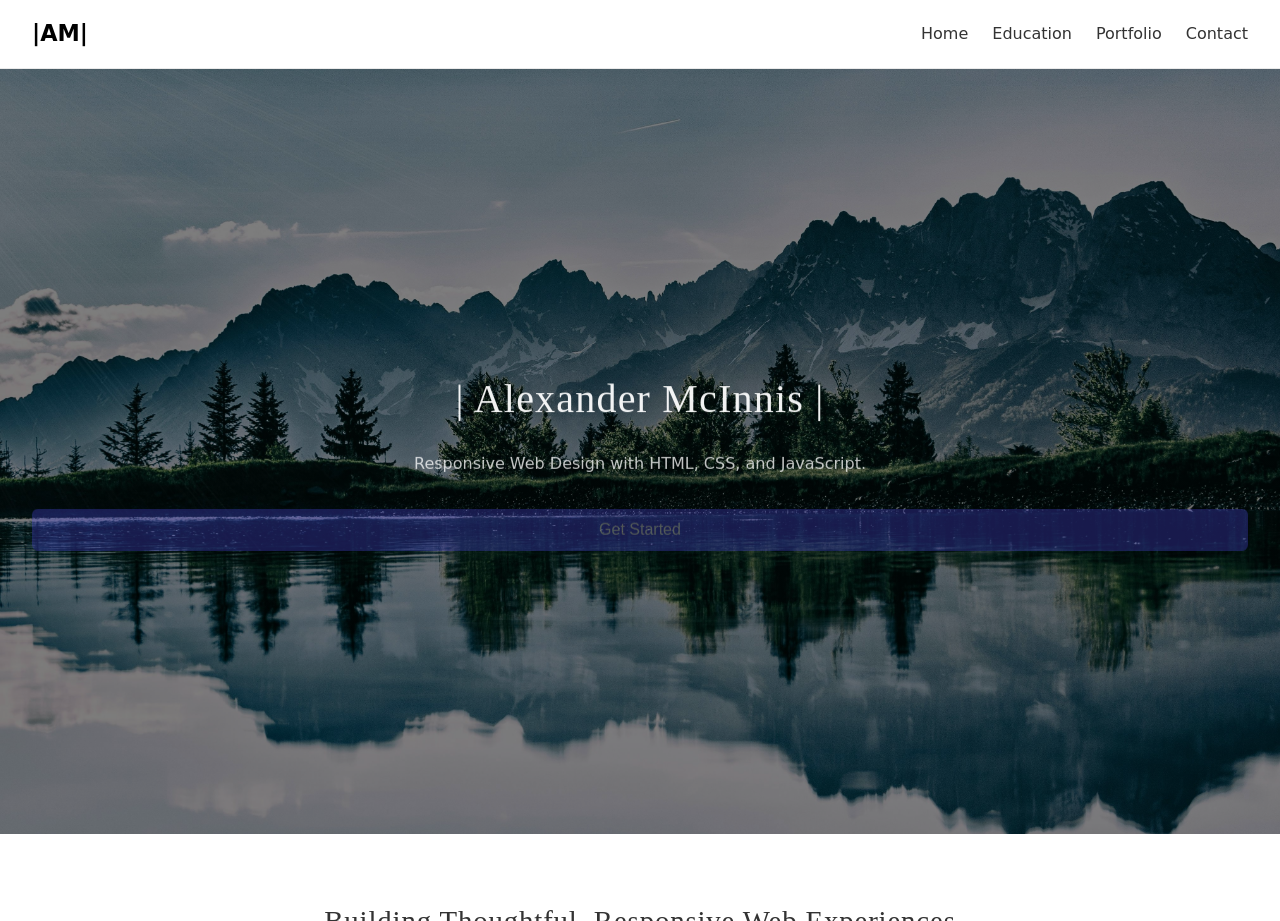
<file: index.html>
<!DOCTYPE html>
<html lang="en">
  <head>
    <meta charset="UTF-8" />
    <meta http-equiv="refresh" content="0; url=./landing-page/index.html" />
    <meta name="viewport" content="width=device-width, initial-scale=1.0" />
    <title>Alexander McInnis | Portfolio</title>
    <style>
      body {
        margin: 0;
        min-height: 100vh;
        display: grid;
        place-items: center;
        font-family: Arial, sans-serif;
        background: #0f172a;
        color: #e2e8f0;
      }
      .card {
        text-align: center;
        padding: 2rem 3rem;
        border-radius: 14px;
        background: rgba(15, 23, 42, 0.9);
        border: 1px solid rgba(148, 163, 184, 0.25);
      }
      a {
        color: #7dd3fc;
      }
    </style>
  </head>
  <body>
    <div class="card">
      <h1>Alexander McInnis Portfolio</h1>
      <p>Redirecting to the landing page...</p>
      <p><a href="./landing-page/index.html">Open portfolio</a></p>
    </div>
  </body>
</html>
</file>
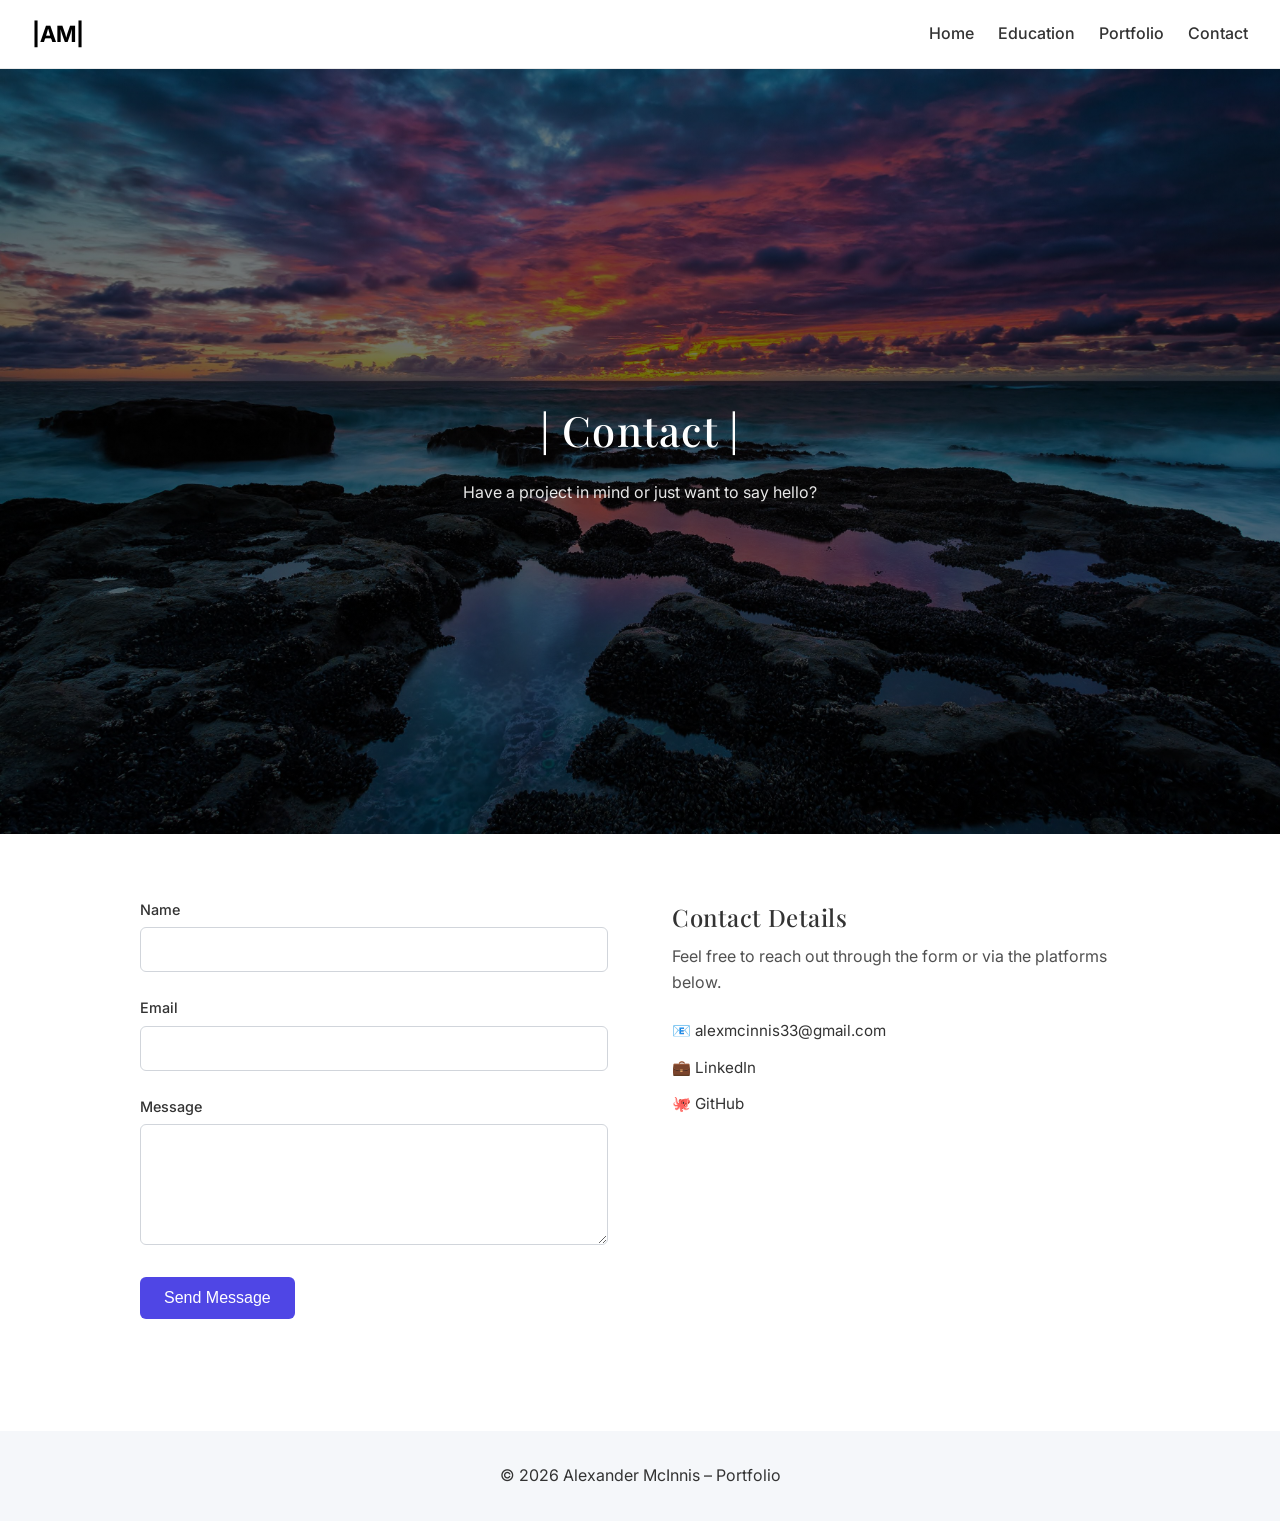
<file: contact-page/index.html>
<!DOCTYPE html>
<html lang="en">
<head>
  <meta charset="UTF-8" />
  <meta name="viewport" content="width=device-width, initial-scale=1.0" />
  <title>Contact | Alexander McInnis</title>

  <link rel="stylesheet" href="style.css" />
  <link rel="preconnect" href="https://fonts.googleapis.com">
  <link rel="preconnect" href="https://fonts.gstatic.com" crossorigin>
  <link href="https://fonts.googleapis.com/css2?family=Inter:wght@300;400;500;600&family=Playfair+Display:wght@400;500;600;700&display=swap" rel="stylesheet">
</head>
<body>

  <!-- Navbar (same structure as other pages) -->
  <nav class="navbar">
    <div class="logo">|AM|</div>

    <button class="menu-toggle" id="menu-toggle" aria-label="Toggle menu" aria-expanded="false">
      ☰
    </button>

    <ul class="nav-links" id="nav-links">
      <li><a href="../landing-page/index.html">Home</a></li>
      <li><a href="../education-page/index.html">Education</a></li>
      <li><a href="../portfolio-page/index.html">Portfolio</a></li>
      <li><a href="../contact-page/index.html">Contact</a></li>
  </nav>

  <!-- Contact Hero -->
  <section class="contact-hero">
    <h1>| Contact |</h1>
    <p>Have a project in mind or just want to say hello?</p>
  </section>

  <!-- Contact Content -->
  <section class="contact-content">
    <div class="contact-grid">

      <!-- Contact Form -->
      <form class="contact-form" action="https://formspree.io/f/mnpqzrnz"
  method="POST">
        <div class="form-group">
          <label for="name">Name</label>
          <input type="text" id="name" name="name" required />
        </div>

        <div class="form-group">
          <label for="email">Email</label>
          <input type="email" id="email" name="email" required />
        </div>

        <div class="form-group">
          <label for="message">Message</label>
          <textarea id="message" rows="5" name="message" required></textarea>
        </div>

        <button type="submit">Send Message</button>
      </form>

      <!-- Contact Info -->
      <div class="contact-info">
        <h2>Contact Details</h2>
        <p>Feel free to reach out through the form or via the platforms below.</p>

        <ul>
          <li>📧 alexmcinnis33@gmail.com</li>
          <li>💼 LinkedIn</li>
          <li>🐙 GitHub</li>
        </ul>
      </div>

    </div>
  </section>
<footer>
    <p>© 2026 Alexander McInnis – Portfolio</p>
  </footer>
  <script src="script.js"></script>
</body>
</html>
</file>
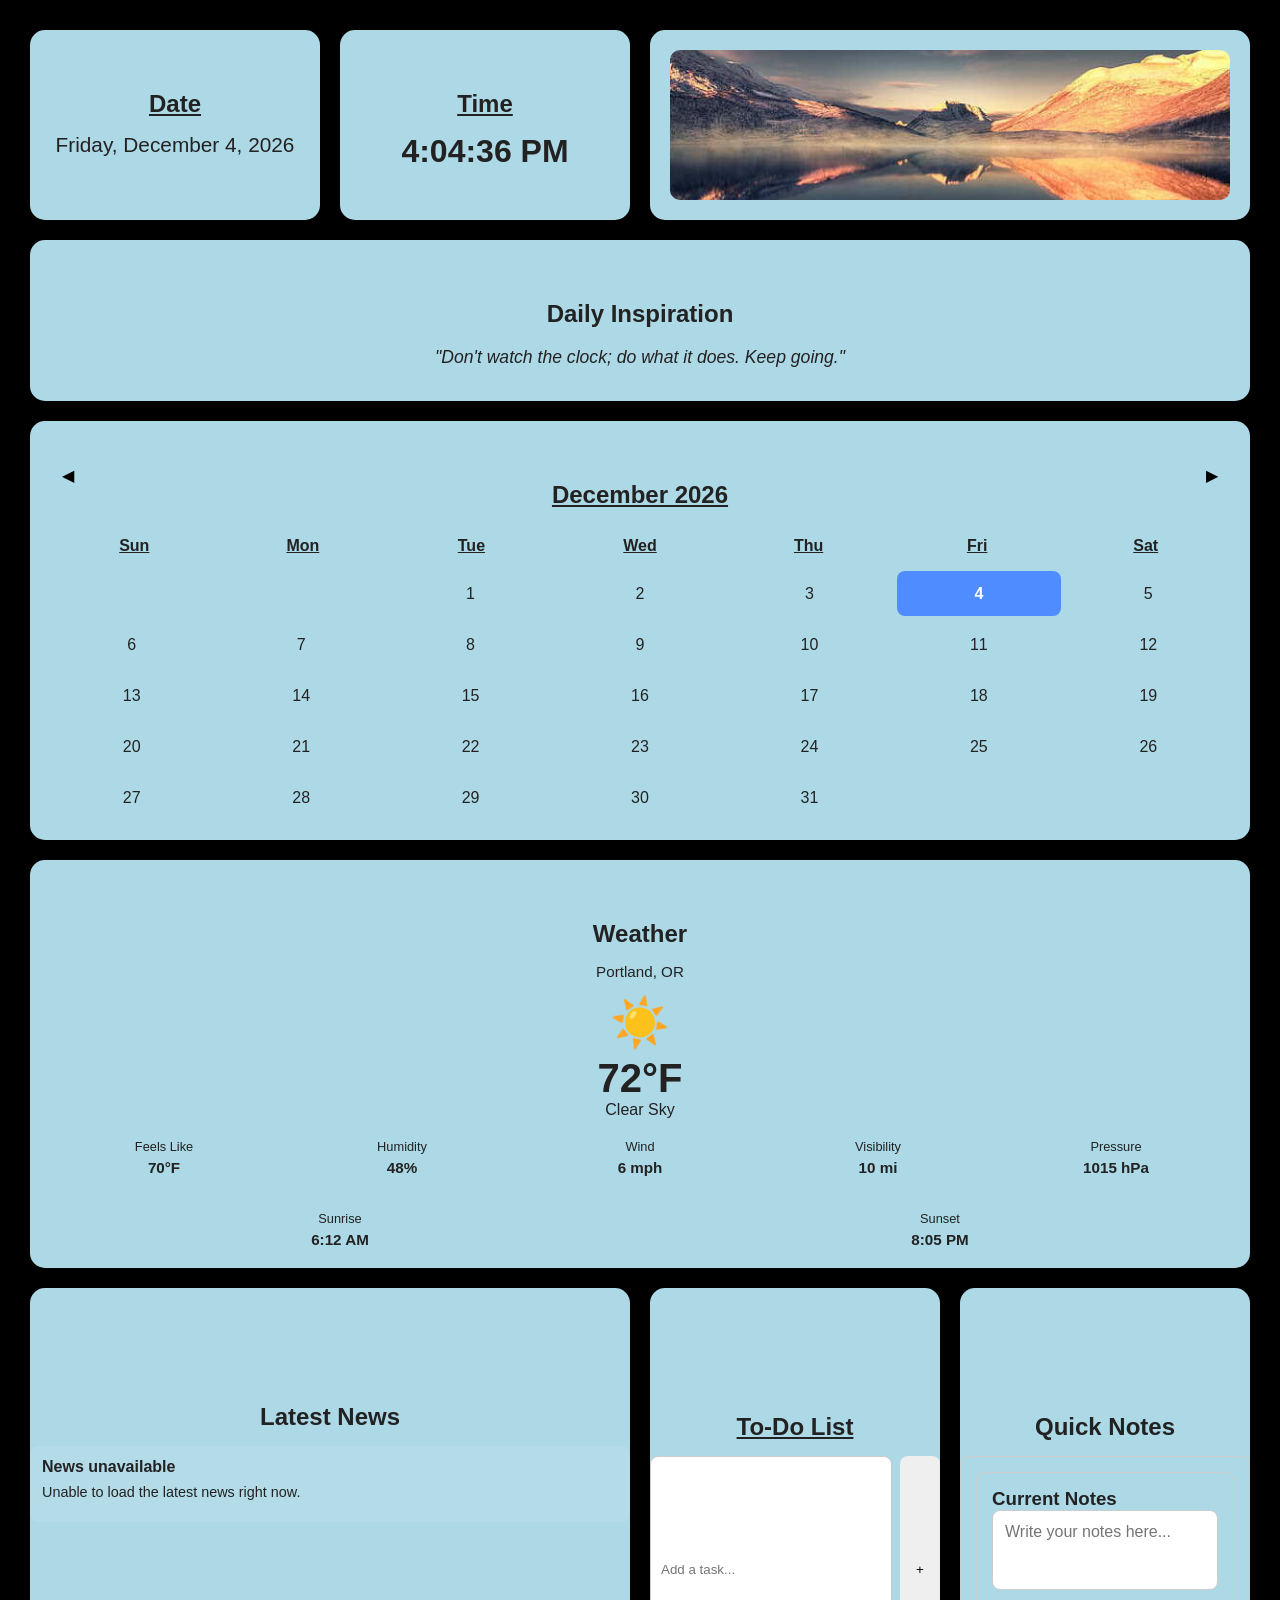
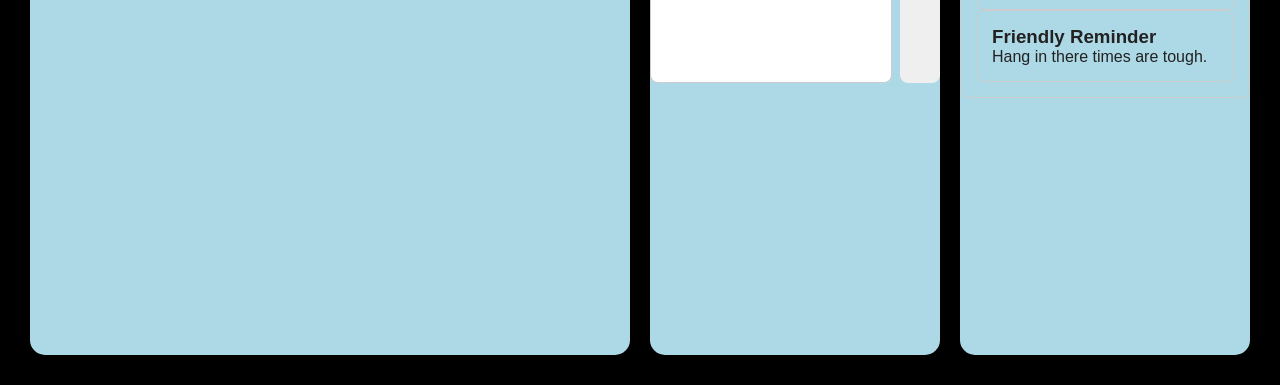
<file: Dashboard/index.html>
<!DOCTYPE html> 
<html lang="en"> 
    <head> 
        <meta charset="UTF-8"> 
        <meta name="viewport" content="width=device-width, initial-scale=1.0">
        <title>My Dashboard</title> 
        <link rel="stylesheet" href="style.css"> </head> 
        <body> 
            <main class="dashboard"> <!-- Date --> <section class="card date-card"> <h2><u>Date</u></h2> 
                <div id="currentDate"></div>
             </section> <!-- Clock --> 
             <section class="card clock-card"> <h2><u>Time</u></h2> <div id="clock"></div> 
            </section>
            <section class="card image-card">
                <img src="./image2.jpg" alt="Dashboard Image">

            </section>
            <!--Inspiration-->
            <section class="card quote-card">
                <h2>Daily Inspiration</h2>
                <p id="quote">Test Quote</p>
                </section> 
            <!-- Calendar -->
             <section class="card calendar-card"> 
                <div class="calendar-header"> <button id="prevMonth">◀</button> <u><h2 id="calendarTitle"></h2></u> <button id="nextMonth">▶</button> </div> 
                <div class="calendar-weekdays"> 
                    <div><u>Sun</u></div> 
                    <div><u>Mon</u></div> 
                    <div><u>Tue</u></div> 
                    <div><u>Wed</u></div> 
                    <div><u>Thu</u></div> 
                    <div><u>Fri</u></div> 
                    <div><u>Sat</u></div> 
                </div> <div id="calendarGrid" class="calendar-grid"></div> </section> 
                <!-- Weather --> 
                 <section class="card weather-card">

    <h2>Weather</h2>

    <div class="weather-location">
        Portland, OR
    </div>

    <div class="weather-main">

        <div class="weather-icon">
            ☀️
        </div>

        <div class="weather-temperature" id="weatherTemperature">
            72°F
        </div>

        <div class="weather-condition" id="weatherCondition">
            Clear Sky
        </div>

    </div>

    <div class="weather-details">

        <div>
            <span>Feels Like</span>
            <strong>70°F</strong>
        </div>

        <div>
            <span>Humidity</span>
            <strong>48%</strong>
        </div>

        <div>
            <span>Wind</span>
            <strong>6 mph</strong>
        </div>

        <div>
            <span>Visibility</span>
            <strong>10 mi</strong>
        </div>

        <div>
            <span>Pressure</span>
            <strong>1015 hPa</strong>
        </div>

    </div>

    <div class="sun-times">

        <div>
            <span>Sunrise</span>
            <strong>6:12 AM</strong>
        </div>

        <div>
            <span>Sunset</span>
            <strong>8:05 PM</strong>
        </div>

    </div>

</section>
 <!-------------- News ------------------------> 
    <section class="card news-card"> 

    <h2>Latest News</h2>

    <div id="newsList">

        <article class="news-item">
            <h3>Technology and Innovation</h3>
            <p>Explore the latest developments in technology and innovation.</p>
            <span>Today</span>
        </article>

        <article class="news-item">
            <h3>Science and Discovery</h3>
            <p>New discoveries and ideas shaping our understanding of the world.</p>
            <span>Today</span>
        </article>

        <article class="news-item">
            <h3>World and Current Events</h3>
            <p>A look at important events and stories from around the world.</p>
            <span>Today</span>
        </article>

    </div>

</section>
                    <!-- Keep your existing news HTML/API content here --> </section> 
            
  
  <!---------------TO DO LIST------------------>                  
            
                    <section class="card todo-card">

            <h2><u>To-Do List</u></h2>

                <div class="todo-input">
                  <input
                     type="text"
                     id="todoInput"
                     placeholder="Add a task..."
        >

        <button id="addTodo">
            +
        </button>
    </div>

    <ul id="todoList"></ul>

</section>

<section class="card notes-card">

    <h2>Quick Notes</h2>

    <div class="note-box">

        <div class="note-box">


        <h3>Current Notes</h3>

        <textarea
            id="notes"
            placeholder="Write your notes here..."
        ></textarea>

    </div>

    <div class="note-box">

        <h3>Friendly Reminder</h3>

        <p>Hang in there times are tough.</p>

    </div>

</section>
                    </main> 
                   <script src="script.js"></script>
                 </body> 
                 </html>
</file>
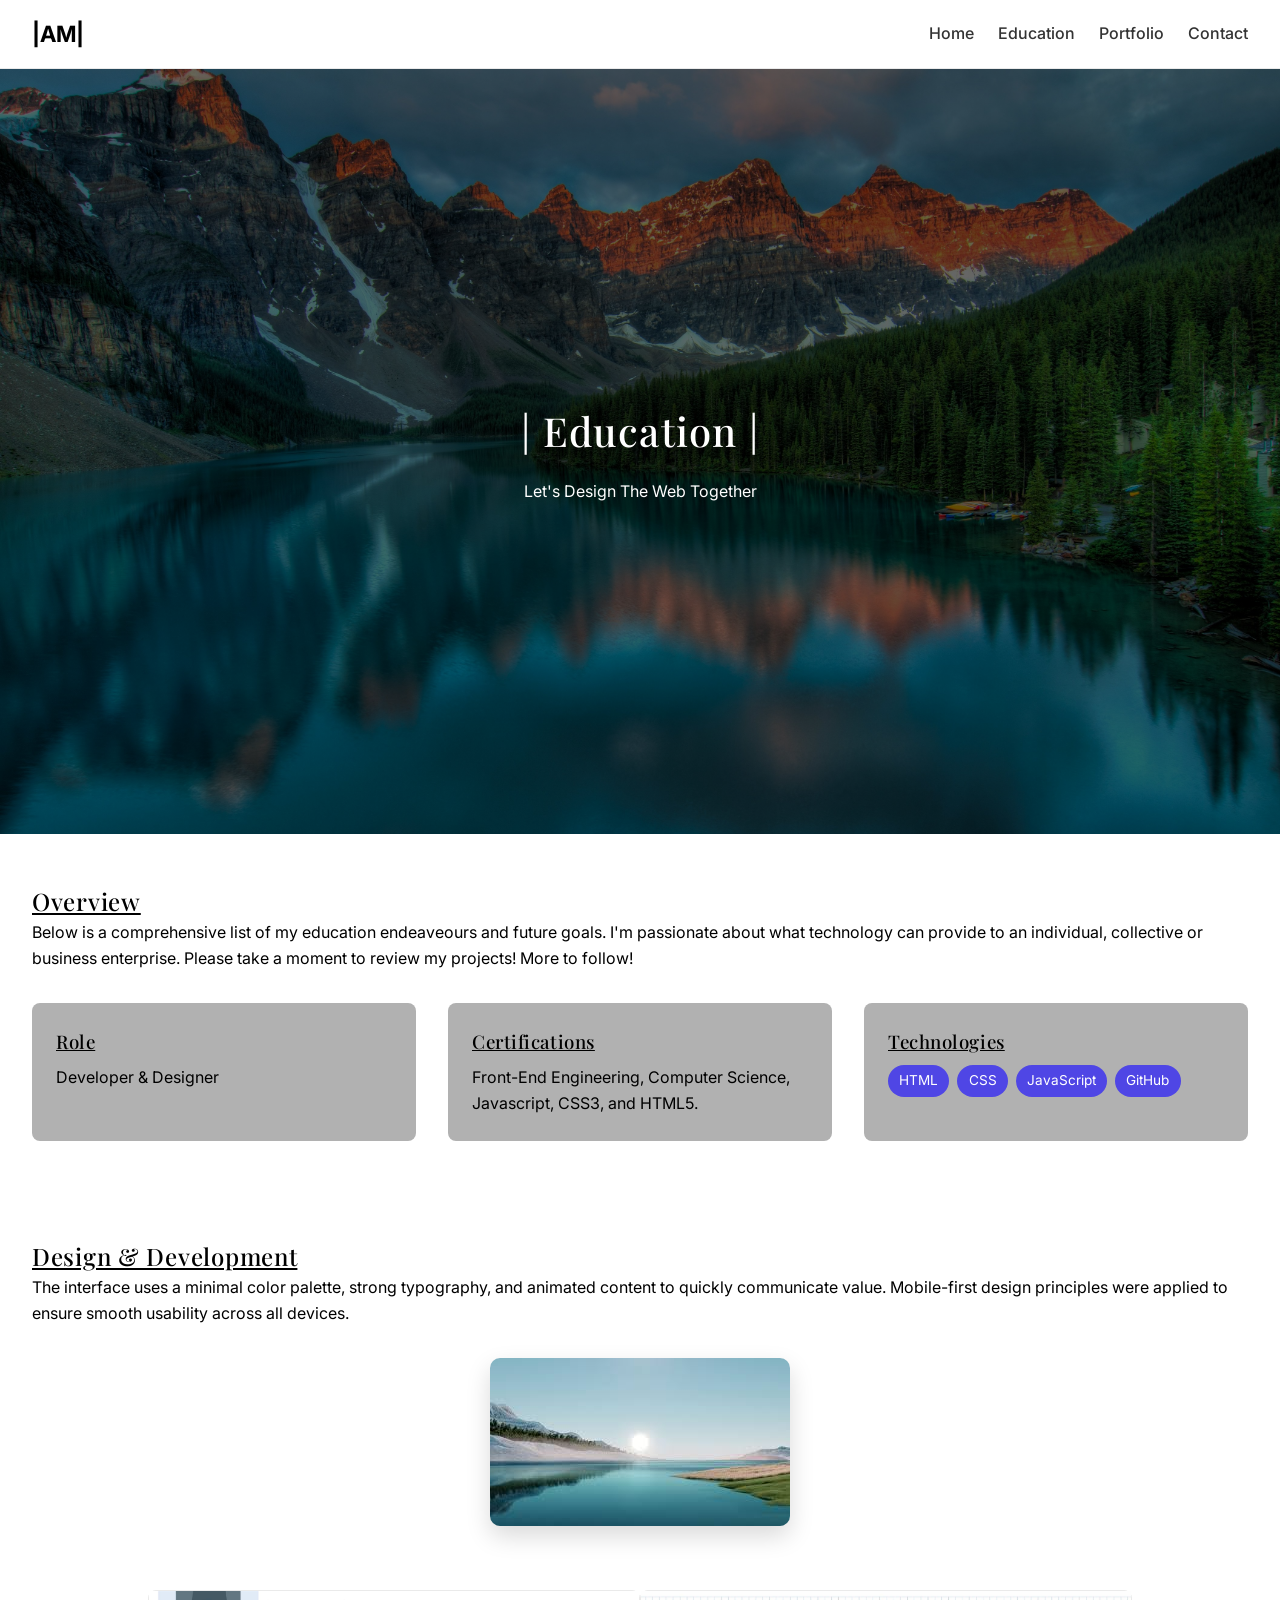
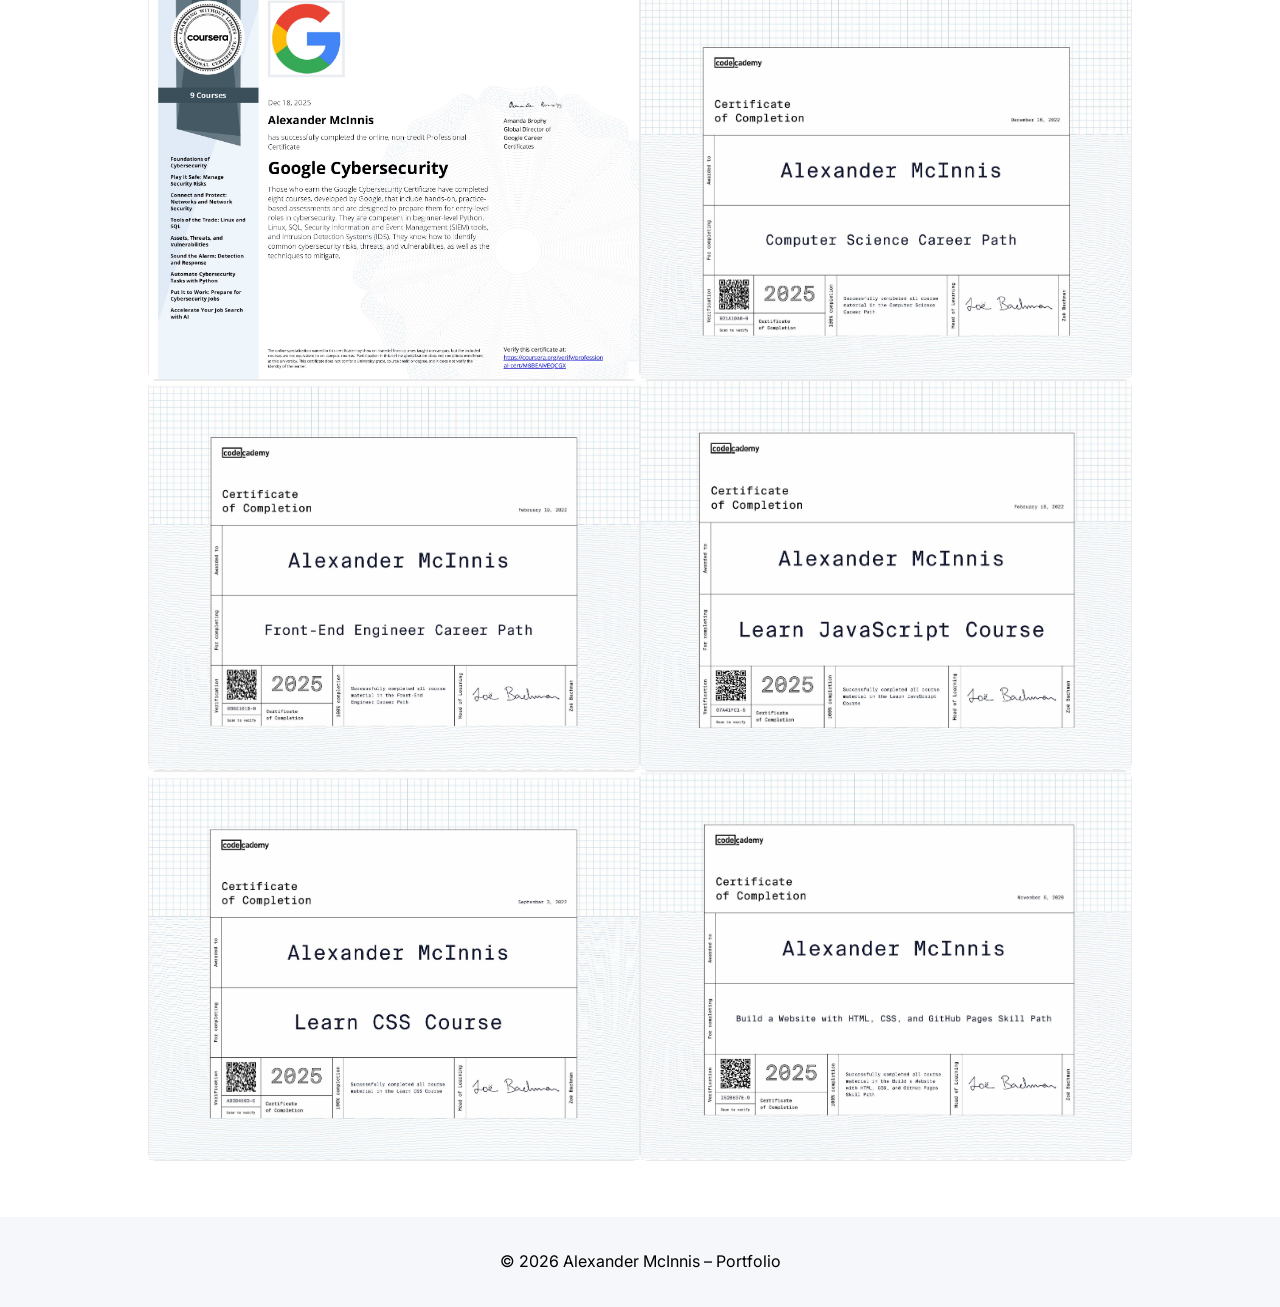
<file: education-page/index.html>
<!DOCTYPE html>
<html lang="en">
<head>
  <meta charset="UTF-8" />
  <meta name="viewport" content="width=device-width, initial-scale=1.0" />
  <title>Education | Alexander McInnis</title>
  <link rel="stylesheet" href="style.css" />
  <link rel="preconnect" href="https://fonts.googleapis.com">
  <link rel="preconnect" href="https://fonts.gstatic.com" crossorigin>
  <link href="https://fonts.googleapis.com/css2?family=Inter:wght@300;400;500;600&family=Playfair+Display:wght@400;500;600;700&display=swap" rel="stylesheet">

</head>
<body>

  <!-- Navbar -->
  <nav class="navbar">
    <div class="logo">|AM|</div>

    <button class="menu-toggle" id="menu-toggle" aria-label="Toggle menu" aria-expanded="false">☰</button>

    <ul class="nav-links" id="nav-links">
     <li><a href="../landing-page/index.html">Home</a></li>
      <li><a href="../education-page/index.html">Education</a></li>
      <li><a href="../portfolio-page/index.html">Portfolio</a></li>
      <li><a href="../contact-page/index.html">Contact</a></li>
    </ul>
  </nav>

  <!-- Hero -->
  <section class="project-hero">
    <h1>| Education |</h1>
    <p>Let's Design The Web Together</p>
  </section>

  <!-- Overview -->
  <section id="overview">
    <h2><u>Overview</u></h2>
    <p>
  Below is a comprehensive list of my education endeaveours and future goals. 
  I'm passionate about what technology can provide to an individual, collective or business enterprise.
  Please take a moment to review my projects! More to follow! 
    </p>

    <div class="project-info">
      <div class="info-box">
        <h3><u>Role</u></h3>
        <p>Developer & Designer</p>
      </div>
      <div class="info-box">
        <h3><u>Certifications</u></h3>
        <p>Front-End Engineering, Computer Science, Javascript, CSS3, and HTML5.</p>
      </div>
      <div class="info-box">
        <h3><u>Technologies</u></h3>
        <div class="tech-list">
          <span class="tech">HTML</span>
          <span class="tech">CSS</span>
          <span class="tech">JavaScript</span>
          <span class="tech">GitHub</span>
        </div>
      </div>
    </div>
  </section>

  <!-- Details -->
  <section id="details">
    <h2><u>Design & Development</u></h2>
    <p>
      The interface uses a minimal color palette, strong typography, and animated content to quickly communicate value.
      Mobile-first design principles were applied to ensure smooth usability across all devices.
    </p>

    <div class="project-image">
      <img src="image3.jpg" alt="Project preview" />
    </div>

  </section>
<div class="grid-container">  
  <div class="grid-item"><img src="./Coursera Certificate.jpg" alt="Coursera certificate"></div>
  <div class="grid-item"><img src="./Comp Sci Cert.jpg" alt="Computer science certificate"></div>
  <div class="grid-item"><img src="./Fron-End Cert.jpg" alt="Front-end certificate"></div>
  <div class="grid-item"><img src="./JavaScript Cert.jpg" alt="JavaScript certificate"></div>
  <div class="grid-item"><img src="./CSS Cert.jpg" alt="CSS certificate"></div>
  <div class="grid-item"><img src="./HTML Cert.jpg" alt="HTML certificate"></div>
</div>
 <footer>
    <p>© 2026 Alexander McInnis – Portfolio</p>
  </footer>
<script src="script.js"></script>
</body>
</html>
</file>
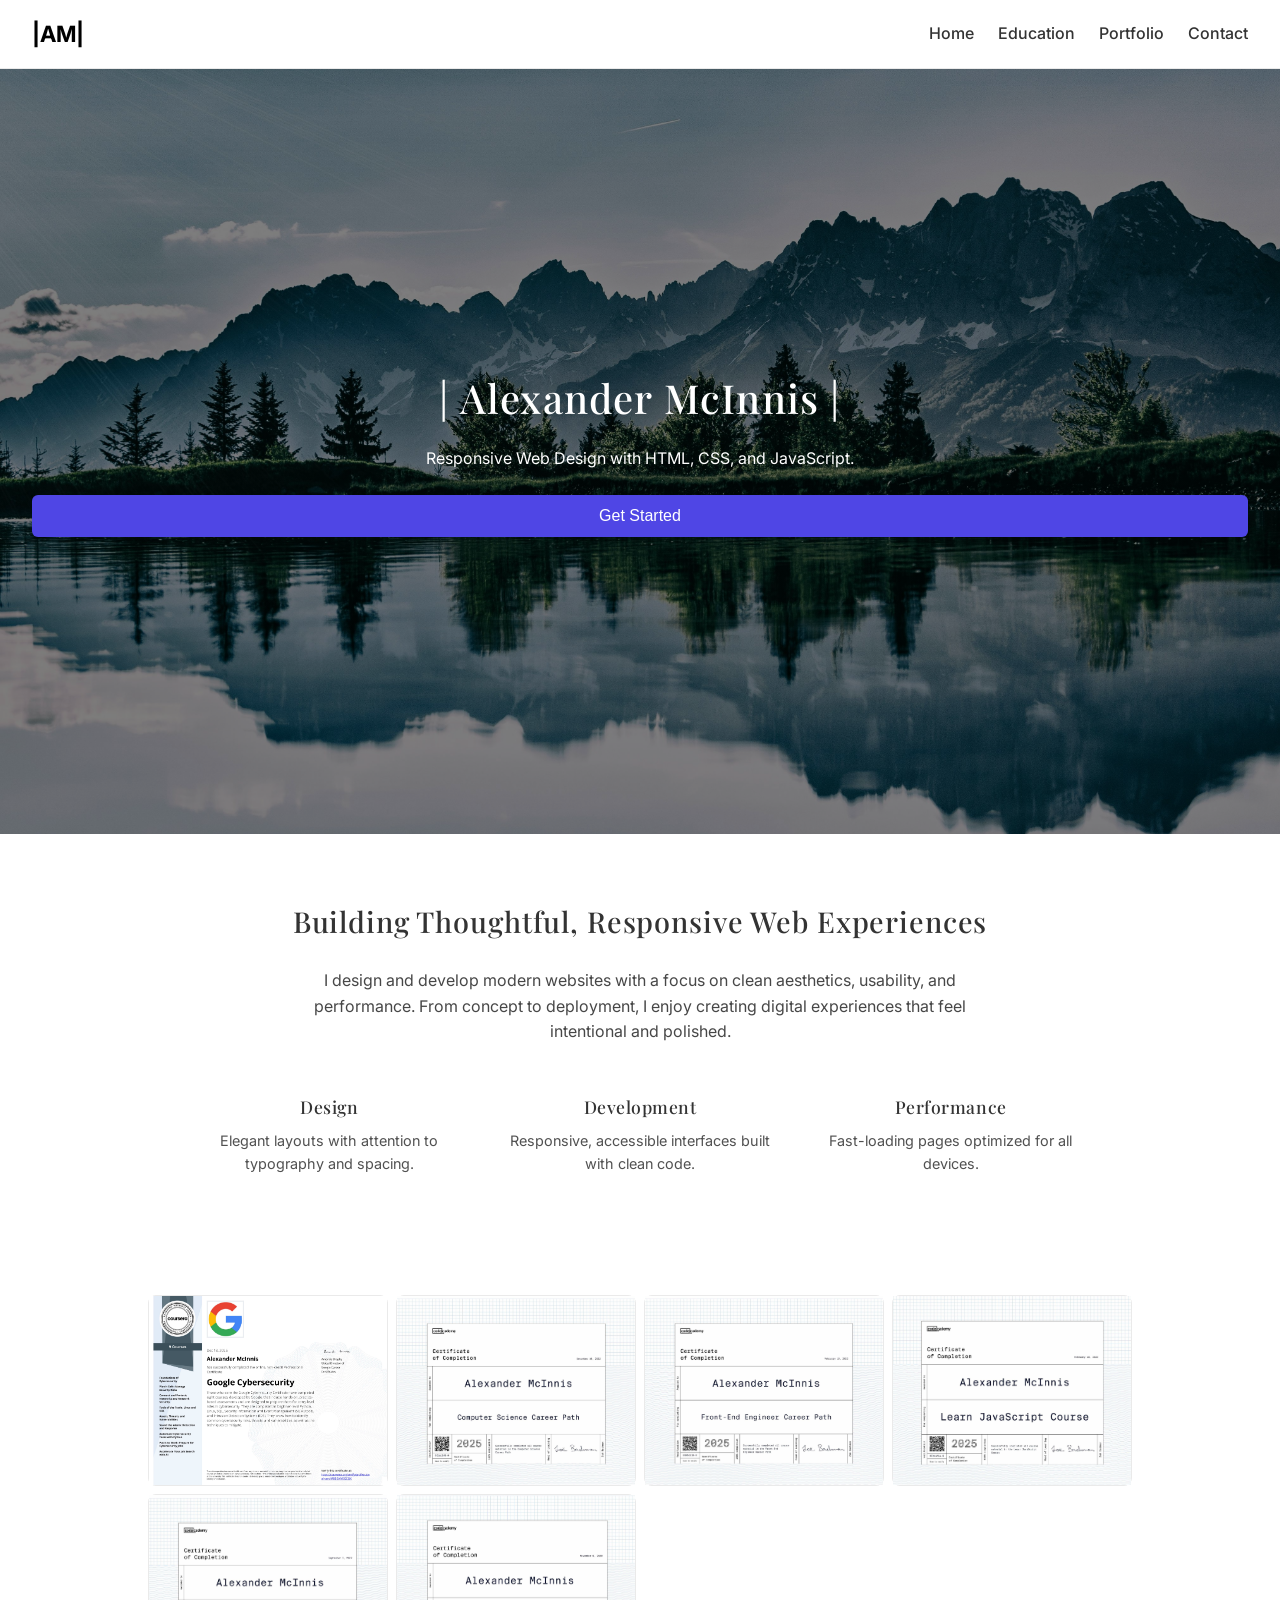
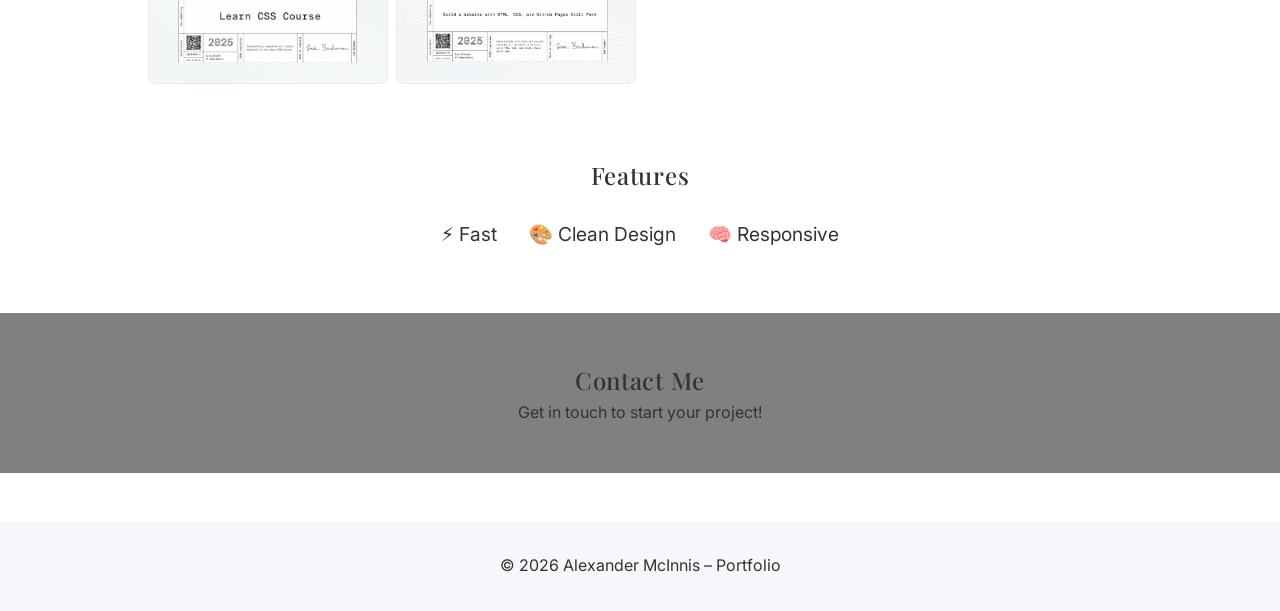
<file: landing-page/index.html>
<!DOCTYPE html>
<html lang="en">
<head>
  <meta charset="UTF-8" />
  <meta name="viewport" content="width=device-width, initial-scale=1.0" />
  <title>Welcome | Alexander McInnis</title>
  <link rel="stylesheet" href="style.css" />
  <link rel="preconnect" href="https://fonts.googleapis.com">
  <link rel="preconnect" href="https://fonts.gstatic.com" crossorigin>
  <link href="https://fonts.googleapis.com/css2?family=Inter:wght@300;400;500;600&family=Playfair+Display:wght@400;500;600;700&display=swap" rel="stylesheet">
</head>
<body>

  <!-- Navbar -->
  <nav class="navbar">
    <div class="logo">|AM|</div>

   <button class="menu-toggle" id="menu-toggle" aria-label="Toggle menu" aria-expanded="false">
      ☰
    </button>

    <ul class="nav-links" id="nav-links">
      <a href="../landing-page/index.html">Home</a>
<a href="../education-page/index.html">Education</a>
<a href="../portfolio-page/index.html">Portfolio</a>
<a href="../contact-page/index.html">Contact</a>
    </ul>
  </nav>

  <!-- Hero Section -->
  <section class="hero">
    <h1>| Alexander McInnis |</h1>
    <p>Responsive Web Design with HTML, CSS, and JavaScript.</p>
    <button id="cta-btn">Get Started</button>
  </section>

  <section class="intro">
  <div class="intro-container">
    <h2>Building Thoughtful, Responsive Web Experiences</h2>

    <p>
      I design and develop modern websites with a focus on clean aesthetics,
      usability, and performance. From concept to deployment, I enjoy creating
      digital experiences that feel intentional and polished.
    </p>

    <div class="intro-highlights">
      <div class="highlight">
        <h3>Design</h3>
        <p>Elegant layouts with attention to typography and spacing.</p>
      </div>

      <div class="highlight">
        <h3>Development</h3>
        <p>Responsive, accessible interfaces built with clean code.</p>
      </div>

      <div class="highlight">
        <h3>Performance</h3>
        <p>Fast-loading pages optimized for all devices.</p>
      </div>
    </div>
  </div>
</section>

<div class="grid-container">  
  <div class="grid-item"><img src="./Coursera Certificate.jpg" alt="Coursera certificate"></div>
  <div class="grid-item"><img src="./Comp Sci Cert.jpg" alt="Computer science certificate"></div>
  <div class="grid-item"><img src="./Fron-End Cert.jpg" alt="Front-end certificate"></div>
  <div class="grid-item"><img src="./JavaScript Cert.jpg" alt="JavaScript certificate"></div>
  <div class="grid-item"><img src="./CSS Cert.jpg" alt="CSS certificate"></div>
  <div class="grid-item"><img src="./HTML Cert.jpg" alt="HTML certificate"></div>
</div>

  <!-- Features Section -->
  <section id="features" class="features">
      <div><h1>Features</h1></div>
    <div class="feature-list">
      <div class="feature">⚡ Fast</div>
      <div class="feature">🎨 Clean Design</div>
      <div class="feature">🧠 Responsive</div>
    </div>
  </section>

  <!-- Contact Section -->
  <section id="contact" class="contact">
    <h2>Contact Me</h2>
    <p>Get in touch to start your project!</p>
  </section>
<footer>
    <p>© 2026 Alexander McInnis – Portfolio</p>
  </footer>
  <script src="script.js"></script>
</body>
</html>
</file>
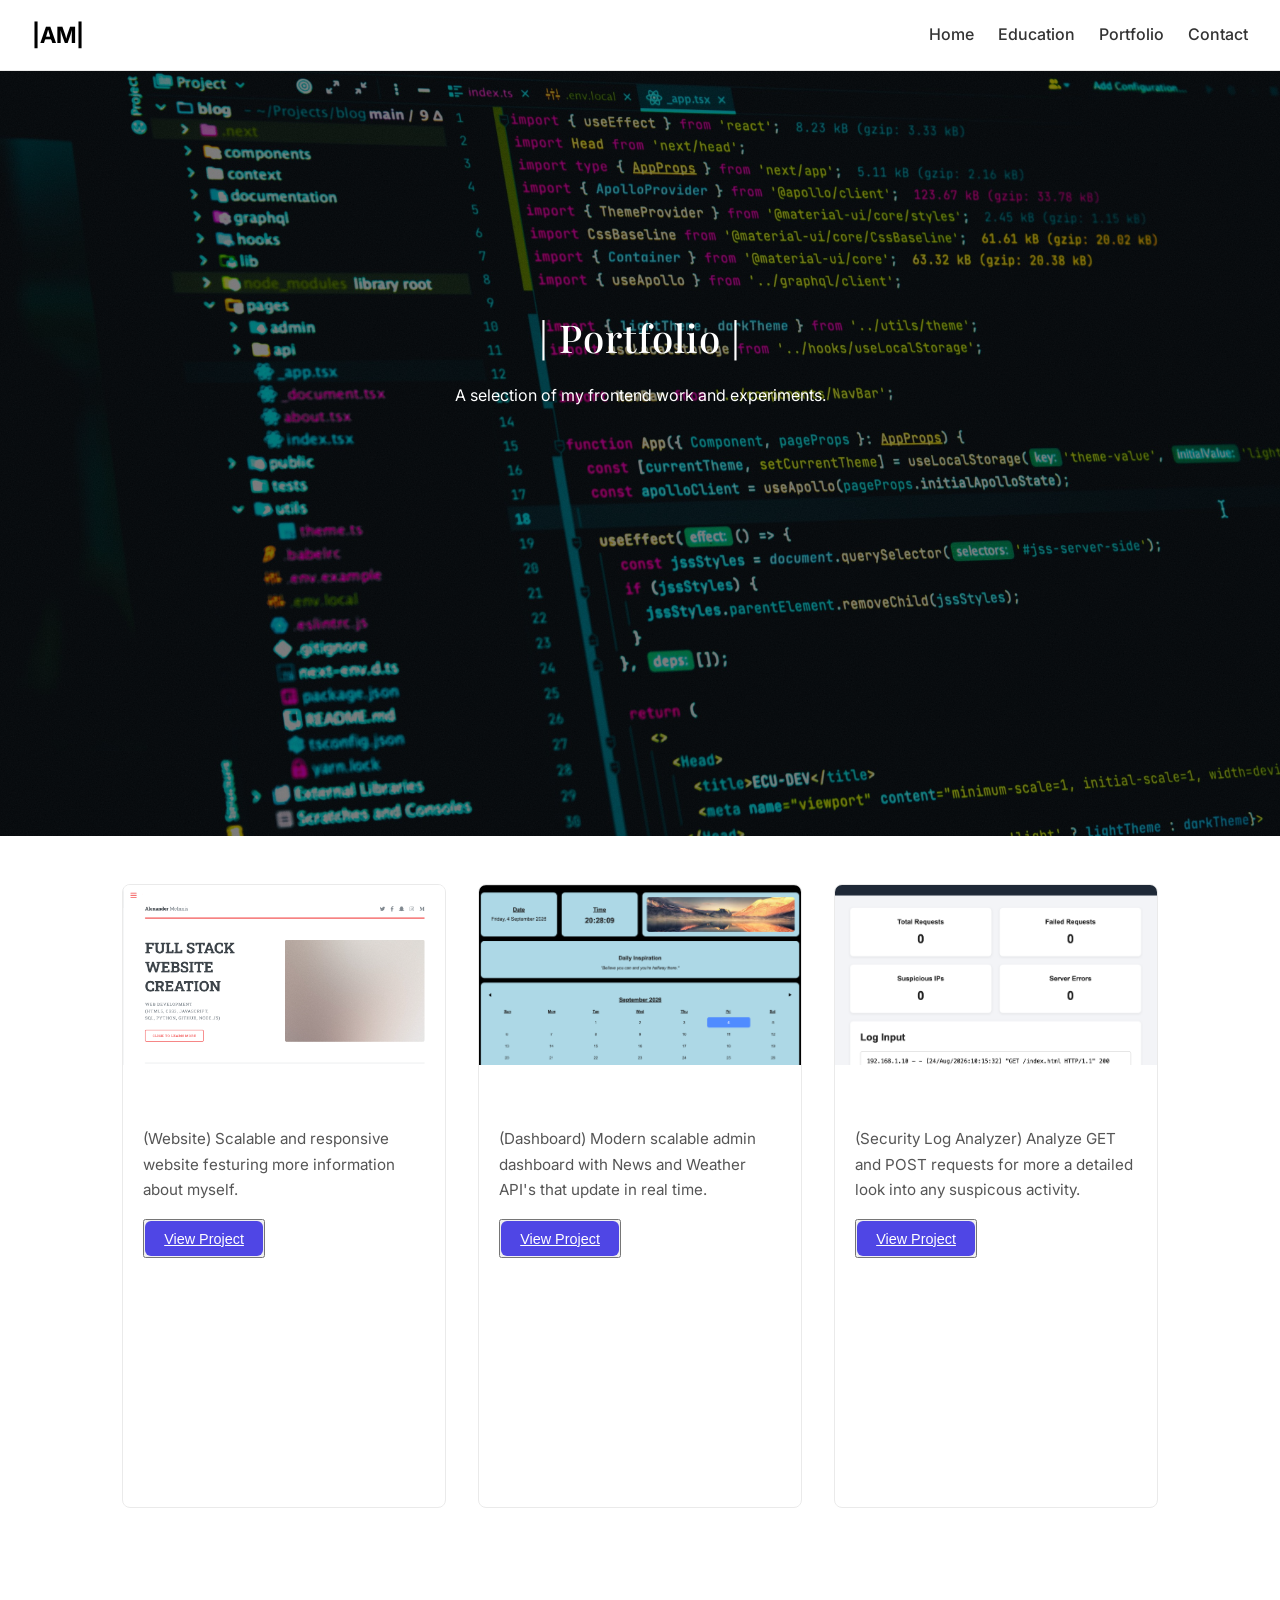
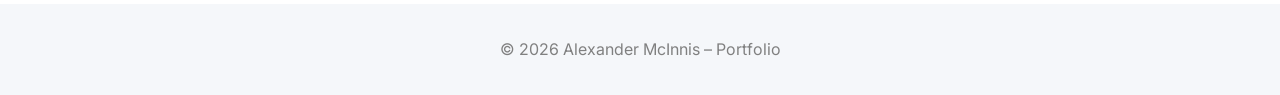
<file: portfolio-page/index.html>
<!DOCTYPE html>
<html lang="en">
<head>
<meta charset="UTF-8" />
<meta name="viewport" content="width=device-width, initial-scale=1.0" />
<title>Portfolio | Alexander McInnis</title>
<link rel="stylesheet" href="projects.css" />
<link rel="preconnect" href="https://fonts.googleapis.com">
<link rel="preconnect" href="https://fonts.gstatic.com" crossorigin>
<link href="https://fonts.googleapis.com/css2?family=Inter:wght@300;400;500;600&family=Playfair+Display:wght@400;500;600;700&display=swap" rel="stylesheet">
</head>
<body>


<!-- Navbar -->
<nav class="navbar">
<div class="logo">|AM|</div>


<button class="menu-toggle" id="menu-toggle" aria-label="Toggle menu" aria-expanded="false">☰</button>


<ul class="nav-links" id="nav-links">
<li><a href="../landing-page/index.html">Home</a></li>
      <li><a href="../education-page/index.html">Education</a></li>
      <li><a href="../portfolio-page/index.html">Portfolio</a></li>
      <li><a href="../contact-page/index.html">Contact</a></li>

</ul>
</nav>


<!-- Header -->
<header class="page-header">
<h1>| Portfolio |</h1>
<p>A selection of my frontend work and experiments.</p>
</header>


<!-- Projects Grid -->
<section class="projects-grid">

  <div class="project-card fade-up">
    <img src="../portfolio-page/site.png" alt="Project 1" />
    <div class="project-content">
      <h3>Landing Page</h3>
      <p>(Website) Scalable and responsive website festuring more information about myself. </p>
      <button>
    <a href="../Alex's Portfolio Website/index1.html" class="project-btn" >
    View Project
</a>
</button>
    </div>
  </div>

  <div class="project-card fade-up">
    <img src="../portfolio-page/dash.png" alt="Project 2" />
    <div class="project-content">
      <h3>Portfolio Website</h3>
      <p>(Dashboard) Modern scalable admin dashboard with News and Weather API's that update in real time. </p>
      <button>
    <a href="../Dashboard/index.html" class="project-btn" >
    View Project
</a>
</button>
    </div>
  </div>

  <div class="project-card fade-up">
    <img src="../portfolio-page/log.png" alt="Project 3" />
    <div class="project-content">
      <h3>Dashboard UI</h3>
      <p>(Security Log Analyzer) Analyze GET and POST requests for more a detailed look into any suspicous activity. </p>
      <button>
    <a href="../security log analyzer/index.html" class="project-btn" >
    View Project
</a>
</button>
    </div>
  </div>

</section>
<footer>
    <p>© 2026 Alexander McInnis – Portfolio</p>
  </footer>
<script src="projects.js"></script>
</body>
</html>
</file>
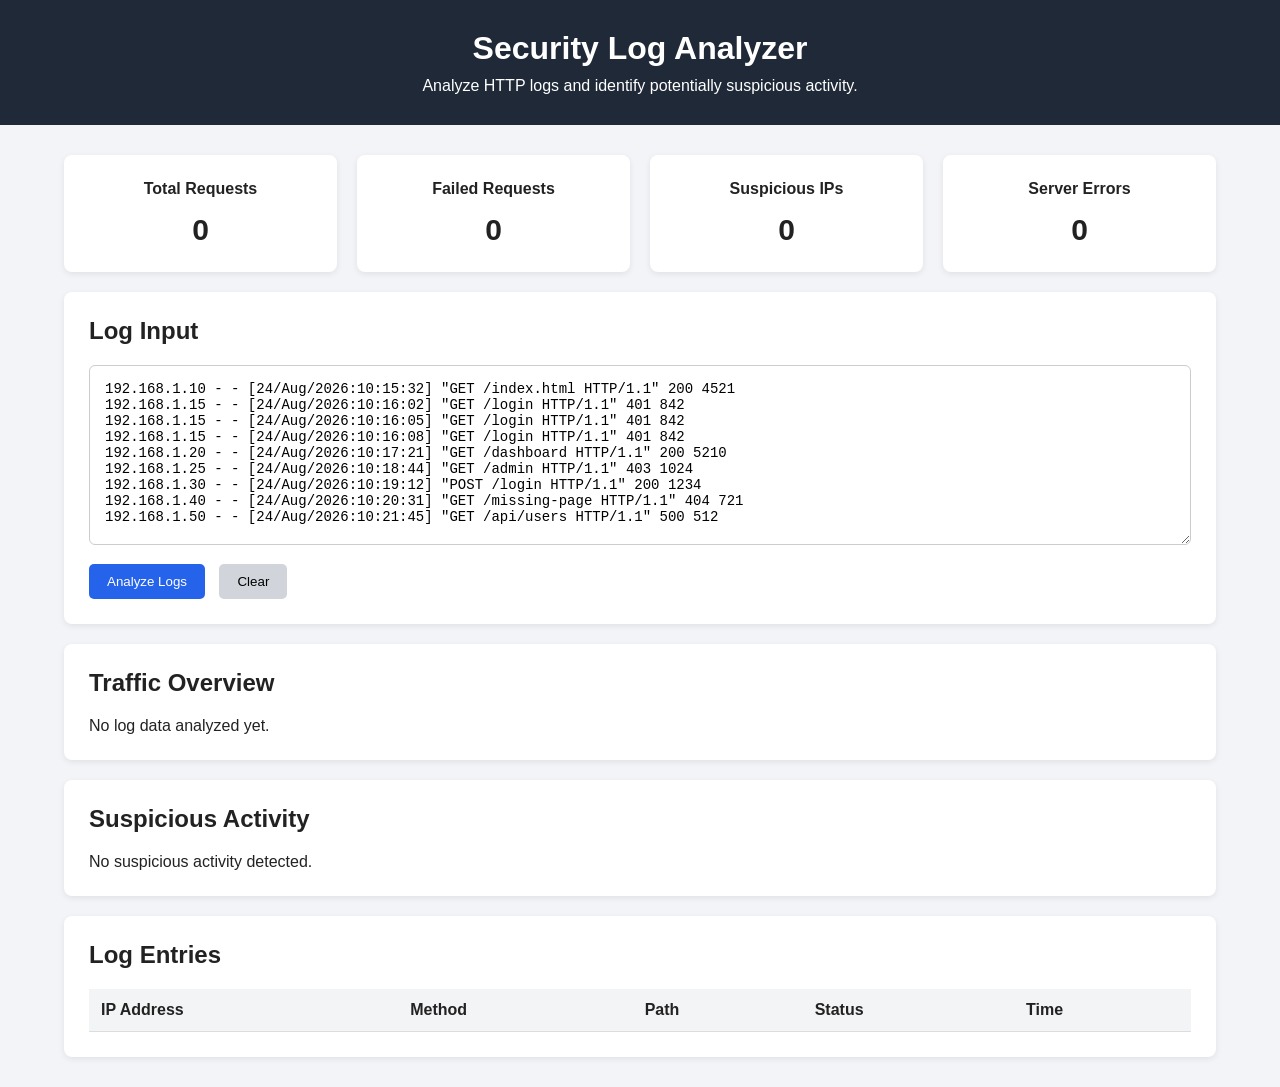
<file: security log analyzer/index.html>
<!DOCTYPE html>
<html lang="en">
<head>
    <meta charset="UTF-8">
    <meta name="viewport" content="width=device-width, initial-scale=1.0">

    <title>Security Log Analyzer</title>

    <link rel="stylesheet" href="style.css">
</head>

<body>

    <header class="header">
        <h1>Security Log Analyzer</h1>
        <p>Analyze HTTP logs and identify potentially suspicious activity.</p>
    </header>


    <main class="dashboard">

        <!-- Summary Cards -->
        <section class="summary-grid">

            <div class="card">
                <h2>Total Requests</h2>
                <p id="totalRequests">0</p>
            </div>

            <div class="card">
                <h2>Failed Requests</h2>
                <p id="failedRequests">0</p>
            </div>

            <div class="card">
                <h2>Suspicious IPs</h2>
                <p id="suspiciousIPs">0</p>
            </div>

            <div class="card">
                <h2>Server Errors</h2>
                <p id="serverErrors">0</p>
            </div>

        </section>


        <!-- Log Input -->
        <section class="panel">

            <h2>Log Input</h2>

            <textarea
                id="logInput"
                placeholder="Paste HTTP log data here..."
            ></textarea>

            <div class="button-container">
                <button id="analyzeButton">Analyze Logs</button>
                <button id="clearButton">Clear</button>
            </div>

        </section>


        <!-- Traffic Section -->
        <section class="panel">

            <h2>Traffic Overview</h2>

            <div id="trafficDisplay">
                <p>No log data analyzed yet.</p>
            </div>

        </section>


        <!-- Suspicious Activity -->
        <section class="panel">

            <h2>Suspicious Activity</h2>

            <div id="suspiciousActivity">
                <p>No suspicious activity detected.</p>
            </div>

        </section>


        <!-- Log Entries -->
        <section class="panel">

            <h2>Log Entries</h2>

            <div class="table-container">

                <table>

                    <thead>
                        <tr>
                            <th>IP Address</th>
                            <th>Method</th>
                            <th>Path</th>
                            <th>Status</th>
                            <th>Time</th>
                        </tr>
                    </thead>

                    <tbody id="logTableBody">
                        <!-- JavaScript will add logs here -->
                    </tbody>

                </table>

            </div>

        </section>

    </main>


    <script src="script.js"></script>

</body>
</html>
</file>
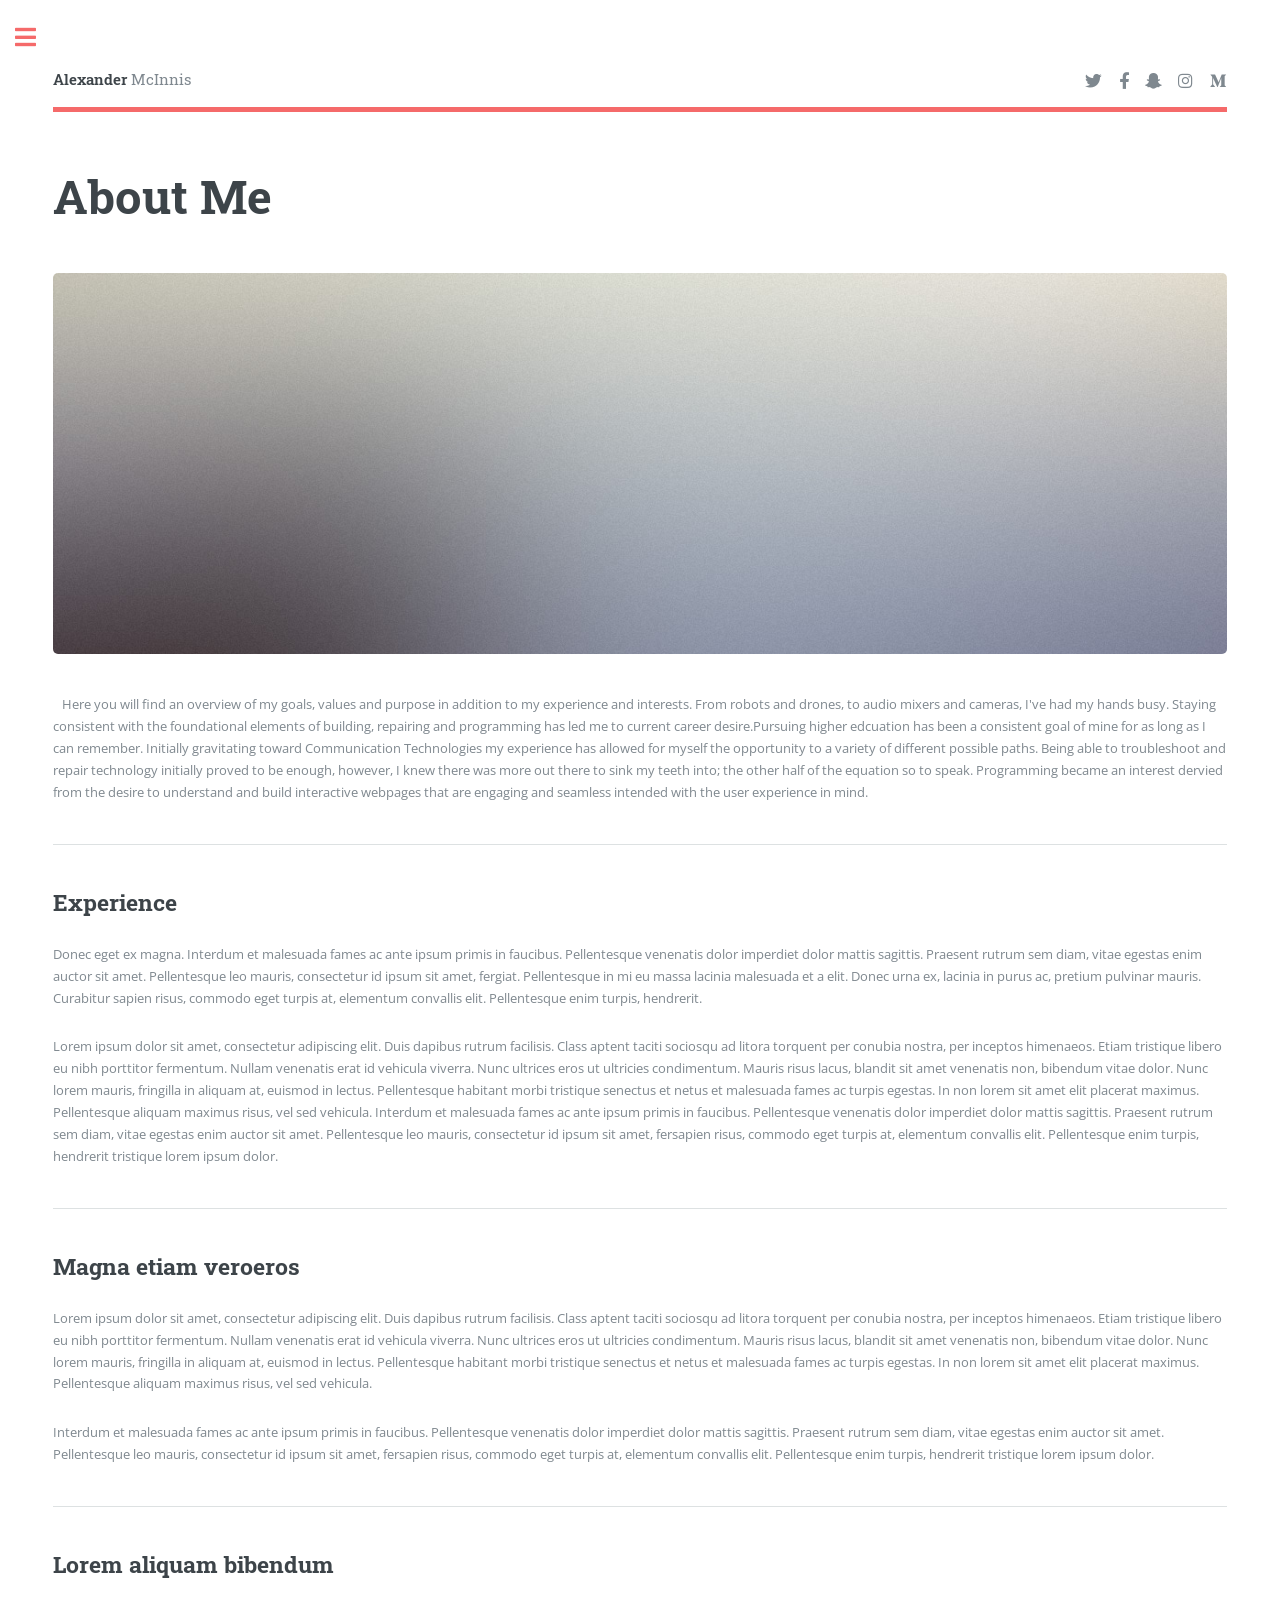
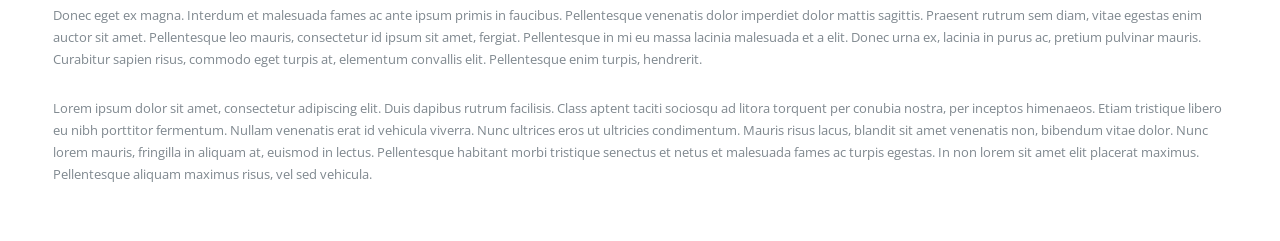
<file: Alex's Portfolio Website/generic.html>
<!DOCTYPE HTML>
<html>
	<head>
		<title>Alexander McInnis</title>
		<meta charset="utf-8" />
		<meta name="viewport" content="width=device-width, initial-scale=1, user-scalable=no" />
		<link rel="stylesheet" href="assets/css/main.css" />
	</head>
	<body class="is-preload">

		<!-- Wrapper -->
			<div id="wrapper">

				<!-- Main -->
					<div id="main">
						<div class="inner">

							<!-- Header -->
								<header id="header">
									<a href="index.html" class="logo"><strong>Alexander</strong> McInnis</a>
									<ul class="icons">
										<li><a href="#" class="icon brands fa-twitter"><span class="label">Twitter</span></a></li>
										<li><a href="#" class="icon brands fa-facebook-f"><span class="label">Facebook</span></a></li>
										<li><a href="#" class="icon brands fa-snapchat-ghost"><span class="label">Snapchat</span></a></li>
										<li><a href="#" class="icon brands fa-instagram"><span class="label">Instagram</span></a></li>
										<li><a href="#" class="icon brands fa-medium-m"><span class="label">Medium</span></a></li>
									</ul>
								</header>

							<!-- Content -->
								<section>
									<header class="main">
										<h1>About Me</h1>
									</header>

									<span class="image main"><img src="images/pic11.jpg" alt="" /></span>

									<p>&nbsp;&nbsp;  Here you will find an overview of my goals, values and purpose in addition to my experience and interests. From robots and drones, to audio mixers and cameras, I've had my hands busy. Staying consistent with the foundational elements of building, 
									repairing and programming has led me to current career desire.Pursuing higher edcuation has been a consistent goal of mine for as long as I can remember. Initially gravitating toward Communication Technologies my experience has allowed for myself the opportunity to a variety of different possible paths.
									Being able to troubleshoot and repair technology initially proved to be enough, however, I knew there was more out there to sink my teeth into; the other half of the equation so to speak. Programming became an interest dervied from the desire to understand and build interactive webpages that are engaging 
									and seamless intended with the user experience in mind.</p>

									<hr class="major" />

									<h2>Experience</h2>
									<p>Donec eget ex magna. Interdum et malesuada fames ac ante ipsum primis in faucibus. Pellentesque venenatis dolor imperdiet dolor mattis sagittis. Praesent rutrum sem diam, vitae egestas enim auctor sit amet. Pellentesque leo mauris, consectetur id ipsum sit amet, fergiat. Pellentesque in mi eu massa lacinia malesuada et a elit. Donec urna ex, lacinia in purus ac, pretium pulvinar mauris. Curabitur sapien risus, commodo eget turpis at, elementum convallis elit. Pellentesque enim turpis, hendrerit.</p>
									<p>Lorem ipsum dolor sit amet, consectetur adipiscing elit. Duis dapibus rutrum facilisis. Class aptent taciti sociosqu ad litora torquent per conubia nostra, per inceptos himenaeos. Etiam tristique libero eu nibh porttitor fermentum. Nullam venenatis erat id vehicula viverra. Nunc ultrices eros ut ultricies condimentum. Mauris risus lacus, blandit sit amet venenatis non, bibendum vitae dolor. Nunc lorem mauris, fringilla in aliquam at, euismod in lectus. Pellentesque habitant morbi tristique senectus et netus et malesuada fames ac turpis egestas. In non lorem sit amet elit placerat maximus. Pellentesque aliquam maximus risus, vel sed vehicula. Interdum et malesuada fames ac ante ipsum primis in faucibus. Pellentesque venenatis dolor imperdiet dolor mattis sagittis. Praesent rutrum sem diam, vitae egestas enim auctor sit amet. Pellentesque leo mauris, consectetur id ipsum sit amet, fersapien risus, commodo eget turpis at, elementum convallis elit. Pellentesque enim turpis, hendrerit tristique lorem ipsum dolor.</p>

									<hr class="major" />

									<h2>Magna etiam veroeros</h2>
									<p>Lorem ipsum dolor sit amet, consectetur adipiscing elit. Duis dapibus rutrum facilisis. Class aptent taciti sociosqu ad litora torquent per conubia nostra, per inceptos himenaeos. Etiam tristique libero eu nibh porttitor fermentum. Nullam venenatis erat id vehicula viverra. Nunc ultrices eros ut ultricies condimentum. Mauris risus lacus, blandit sit amet venenatis non, bibendum vitae dolor. Nunc lorem mauris, fringilla in aliquam at, euismod in lectus. Pellentesque habitant morbi tristique senectus et netus et malesuada fames ac turpis egestas. In non lorem sit amet elit placerat maximus. Pellentesque aliquam maximus risus, vel sed vehicula.</p>
									<p>Interdum et malesuada fames ac ante ipsum primis in faucibus. Pellentesque venenatis dolor imperdiet dolor mattis sagittis. Praesent rutrum sem diam, vitae egestas enim auctor sit amet. Pellentesque leo mauris, consectetur id ipsum sit amet, fersapien risus, commodo eget turpis at, elementum convallis elit. Pellentesque enim turpis, hendrerit tristique lorem ipsum dolor.</p>

									<hr class="major" />

									<h2>Lorem aliquam bibendum</h2>
									<p>Donec eget ex magna. Interdum et malesuada fames ac ante ipsum primis in faucibus. Pellentesque venenatis dolor imperdiet dolor mattis sagittis. Praesent rutrum sem diam, vitae egestas enim auctor sit amet. Pellentesque leo mauris, consectetur id ipsum sit amet, fergiat. Pellentesque in mi eu massa lacinia malesuada et a elit. Donec urna ex, lacinia in purus ac, pretium pulvinar mauris. Curabitur sapien risus, commodo eget turpis at, elementum convallis elit. Pellentesque enim turpis, hendrerit.</p>
									<p>Lorem ipsum dolor sit amet, consectetur adipiscing elit. Duis dapibus rutrum facilisis. Class aptent taciti sociosqu ad litora torquent per conubia nostra, per inceptos himenaeos. Etiam tristique libero eu nibh porttitor fermentum. Nullam venenatis erat id vehicula viverra. Nunc ultrices eros ut ultricies condimentum. Mauris risus lacus, blandit sit amet venenatis non, bibendum vitae dolor. Nunc lorem mauris, fringilla in aliquam at, euismod in lectus. Pellentesque habitant morbi tristique senectus et netus et malesuada fames ac turpis egestas. In non lorem sit amet elit placerat maximus. Pellentesque aliquam maximus risus, vel sed vehicula.</p>

								</section>

						</div>
					</div>

				<!-- Sidebar -->
					<div id="sidebar">
						<div class="inner">

							<!-- Search -->
								<section id="search" class="alt">
									<form method="post" action="#">
										<input type="text" name="query" id="query" placeholder="Search" />
									</form>
								</section>

							<!-- Menu -->
								<nav id="menu">
									<header class="major">
										<h2>Menu</h2>
									</header>
									<ul>
										<li><a href="index.html">Homepage</a></li>
										<li><a href="generic.html">About Me</a></li>
										<li><a href="elements.html">Elements</a></li>
										<li>
											<span class="opener">Submenu</span>
											<ul>
												<li><a href="#">Lorem Dolor</a></li>
												<li><a href="#">Ipsum Adipiscing</a></li>
												<li><a href="#">Tempus Magna</a></li>
												<li><a href="#">Feugiat Veroeros</a></li>
											</ul>
										</li>
										<li><a href="#">Etiam Dolore</a></li>
										<li><a href="#">Adipiscing</a></li>
										<li>
											<span class="opener">Another Submenu</span>
											<ul>
												<li><a href="#">Lorem Dolor</a></li>
												<li><a href="#">Ipsum Adipiscing</a></li>
												<li><a href="#">Tempus Magna</a></li>
												<li><a href="#">Feugiat Veroeros</a></li>
											</ul>
										</li>
										<li><a href="#">Maximus Erat</a></li>
										<li><a href="#">Sapien Mauris</a></li>
										<li><a href="#">Amet Lacinia</a></li>
									</ul>
								</nav>

							<!-- Section -->
								<section>
									<header class="major">
										<h2>Ante interdum</h2>
									</header>
									<div class="mini-posts">
										<article>
											<a href="#" class="image"><img src="images/pic07.jpg" alt="" /></a>
											<p>Aenean ornare velit lacus, ac varius enim lorem ullamcorper dolore aliquam.</p>
										</article>
										<article>
											<a href="#" class="image"><img src="images/pic08.jpg" alt="" /></a>
											<p>Aenean ornare velit lacus, ac varius enim lorem ullamcorper dolore aliquam.</p>
										</article>
										<article>
											<a href="#" class="image"><img src="images/pic09.jpg" alt="" /></a>
											<p>Aenean ornare velit lacus, ac varius enim lorem ullamcorper dolore aliquam.</p>
										</article>
									</div>
									<ul class="actions">
										<li><a href="#" class="button">More</a></li>
									</ul>
								</section>

							<!-- Section -->
								<section>
									<header class="major">
										<h2>Get in touch</h2>
									</header>
									<p>Sed varius enim lorem ullamcorper dolore aliquam aenean ornare velit lacus, ac varius enim lorem ullamcorper dolore. Proin sed aliquam facilisis ante interdum. Sed nulla amet lorem feugiat tempus aliquam.</p>
									<ul class="contact">
										<li class="icon solid fa-envelope"><a href="#">information@untitled.tld</a></li>
										<li class="icon solid fa-phone">(000) 000-0000</li>
										<li class="icon solid fa-home">1234 Somewhere Road #8254<br />
										Nashville, TN 00000-0000</li>
									</ul>
								</section>

							<!-- Footer -->
								<footer id="footer">
									<p class="copyright">&copy; Untitled. All rights reserved. Demo Images: <a href="https://unsplash.com">Unsplash</a>. Design: <a href="https://html5up.net">HTML5 UP</a>.</p>
								</footer>

						</div>
					</div>

			</div>

		<!-- Scripts -->
			<script src="assets/js/jquery.min.js"></script>
			<script src="assets/js/browser.min.js"></script>
			<script src="assets/js/breakpoints.min.js"></script>
			<script src="assets/js/util.js"></script>
			<script src="assets/js/main.js"></script>

	</body>
</html>
</file>
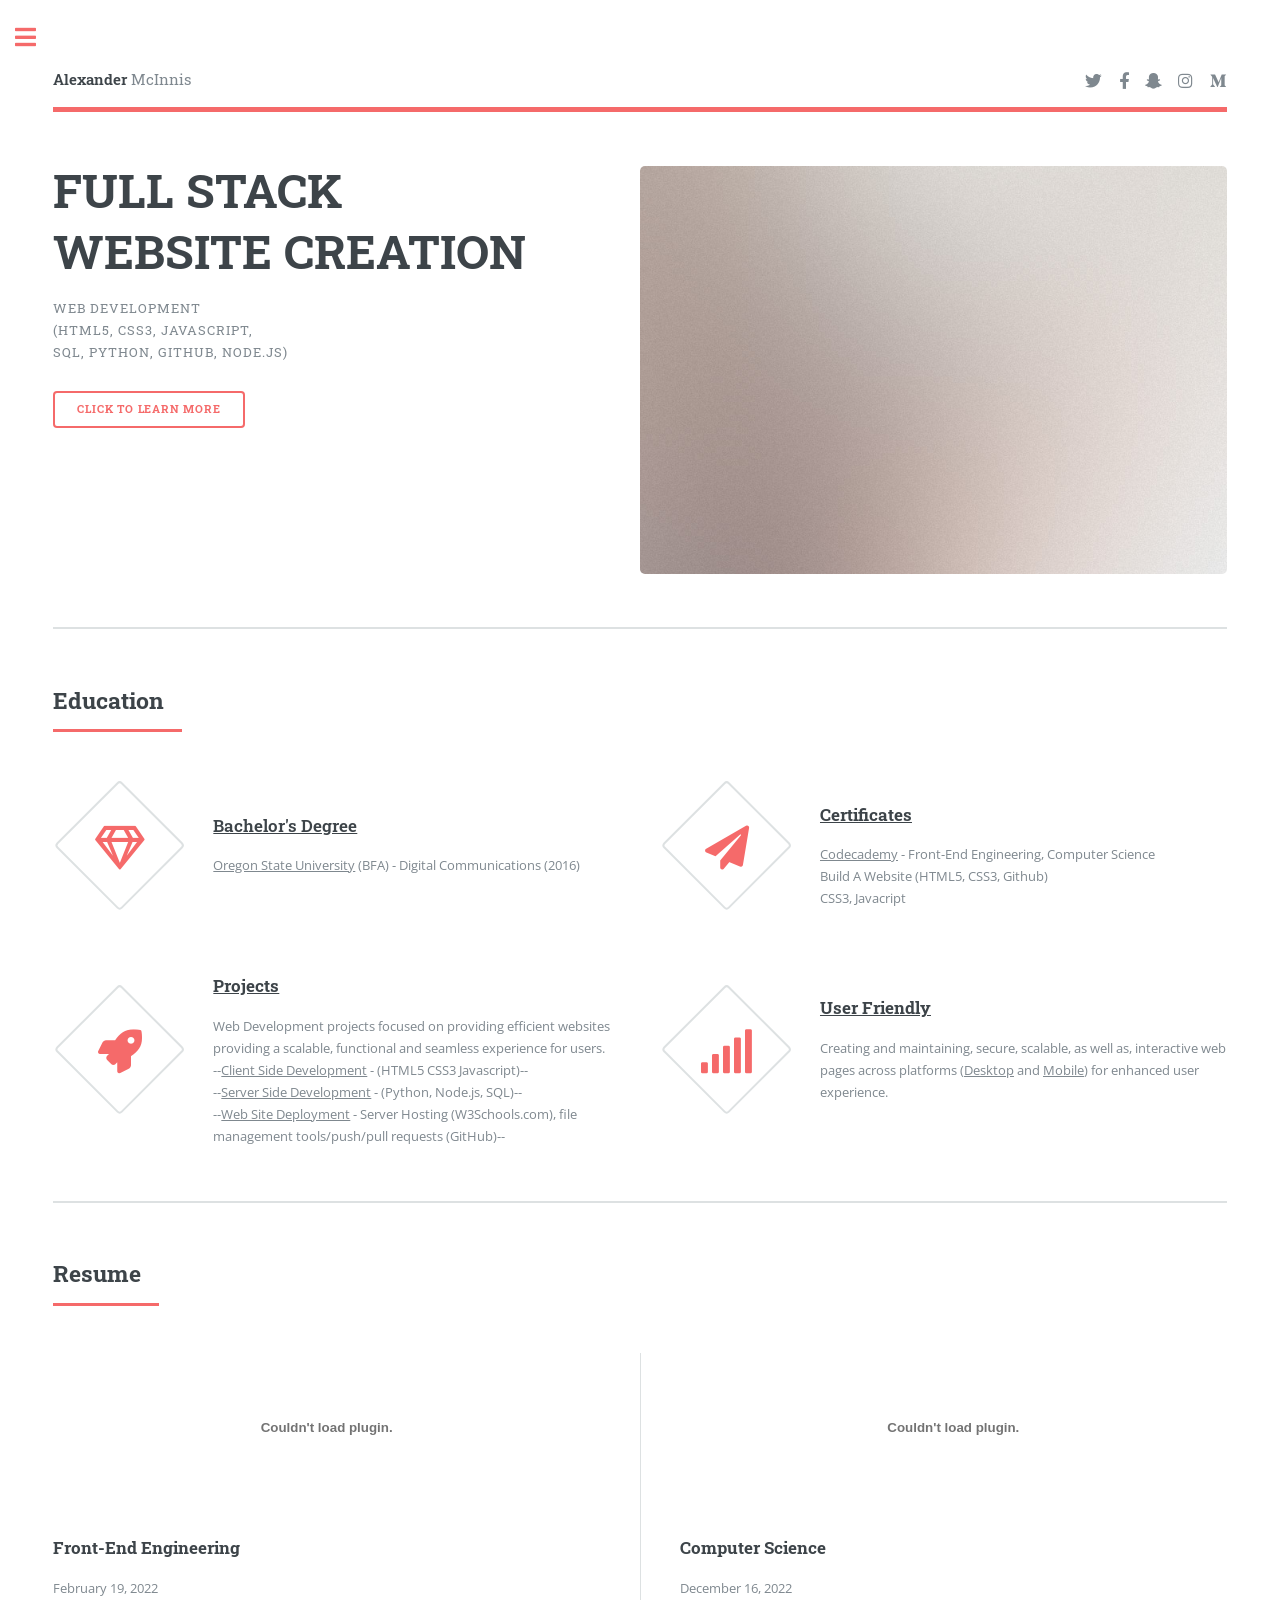
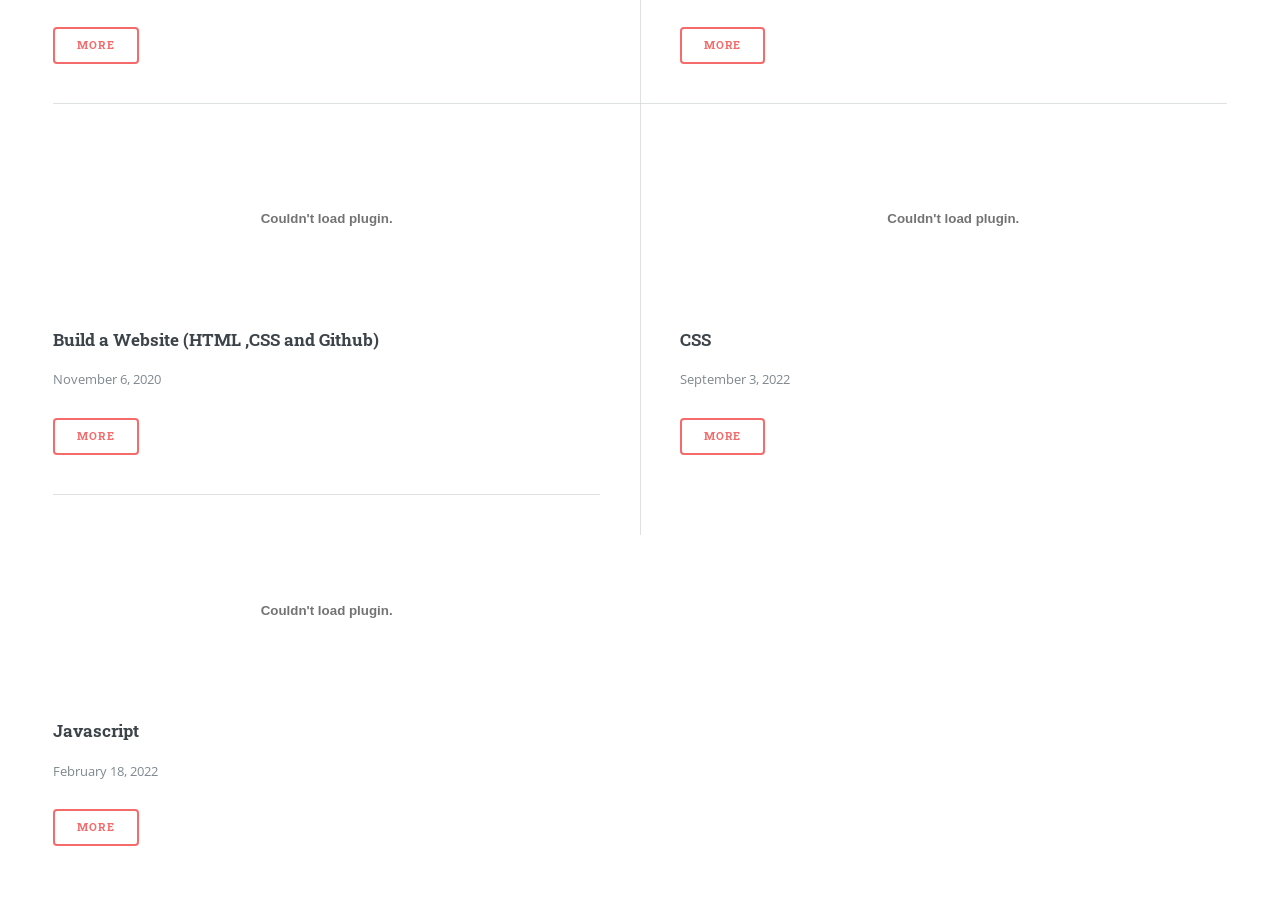
<file: Alex's Portfolio Website/index1.html>
<!DOCTYPE HTML>
<html>
	<head>
		<title>Alexander S McInnis</title>
		<meta charset="utf-8" />
		<meta name="viewport" content="width=device-width, initial-scale=1, user-scalable=no" />
		<link rel="stylesheet" href="assets/css/main.css" />
	</head>
	<body class="is-preload">

		<!-- Wrapper -->
			<div id="wrapper">

				<!-- Main -->
					<div id="main">
						<div class="inner">

							<!-- Header -->
								<header id="header">
									<a href="index.html" class="logo"><strong>Alexander</strong> McInnis</a>
									<ul class="icons">
										<li><a href="#" class="icon brands fa-twitter"><span class="label">Twitter</span></a></li>
										<li><a href="#" class="icon brands fa-facebook-f"><span class="label">Facebook</span></a></li>
										<li><a href="#" class="icon brands fa-snapchat-ghost"><span class="label">Snapchat</span></a></li>
										<li><a href="#" class="icon brands fa-instagram"><span class="label">Instagram</span></a></li>
										<li><a href="#" class="icon brands fa-medium-m"><span class="label">Medium</span></a></li>
									</ul>
								</header>

							<!-- Banner -->
								<section id="banner">
									<div class="content">
										<header>
											<h1>FULL STACK <br>WEBSITE CREATION<br />
									        </h1>
											<p>Web Development <br>(HTML5, CSS3, JavaScript,<br>
                                            SQL, Python, Github, Node.js) </p>
										</header>
										<p></p>
										<ul class="actions">
											<li><a href="#" class="button big">Click To Learn More</a></li>
										</ul>
									</div>
									<span class="image object">
										<img src="images/pic10.jpg" alt="" />
									</span>
								</section>

							<!-- Section -->
								<section>
									<header class="major">
										<h2>Education</h2>
									</header>
									<div class="features">
										<article>
											<span class="icon fa-gem"></span>
											<div class="content">
												<h3><b><u>Bachelor's Degree</u></b></h3>
												<p><u>Oregon State University</u> 
                                                   (BFA) - Digital Communications (2016)
										</article>
										<article>
											<span class="icon solid fa-paper-plane"></span>
											<div class="content">
												<br> <h3><u>Certificates</u></h3>
												<p><u>Codecademy</u> - Front-End Engineering, Computer Science<br>
                                                                Build A Website (HTML5, CSS3, Github) <br>
                                                                CSS3, Javacript

                                                </p>
											</div>
										</article>
										<article>
											<span class="icon solid fa-rocket"></span>
											<div class="content">
												<br><h3><u>Projects</u></h3>
												<p>Web Development projects focused on providing efficient websites providing a scalable, functional and seamless experience for users.
												   <br>--<u>Client Side Development</u> - (HTML5 CSS3 Javascript)--
												   <br>--<u>Server Side Development</u> - (Python, Node.js, SQL)--
												   <br>--<u>Web Site Deployment</u> - Server Hosting (W3Schools.com), file management tools/push/pull requests (GitHub)--

												</p>
											</div>
										</article>
										<article>
											<span class="icon solid fa-signal"></span>
											<div class="content">
												<h3><u>User Friendly</u></h3>
												<p>Creating and maintaining, secure, scalable, as well as, interactive web pages across platforms (<u>Desktop</u> and <u>Mobile</u>) for enhanced user experience.</p>
											</div>
										</article>
									</div>
								</section>

							<!-- Section -->
								<section>
									<header class="major">
										<h2>Resume</h2>
									</header>
									<div class="posts">
										<article>
											<a href="#" class="image"><embed src="images/eee.pdf" type="application/pdf" width="100%" height="150%" alt="" /></a>
											<h3>Front-End Engineering</h3>
											<p>February 19, 2022</p>
											<ul class="actions">
												<li><a href="#" class="button">More</a></li>
											</ul>
										</article>
										<article>
											<a href="#" class="image"><embed src="images/e1e.pdf" type="application/pdf" width="100%" height="100%" alt="" /></a>
											<h3>Computer Science</h3>
											<p>December 16, 2022</p>
											<ul class="actions">
												<li><a href="#" class="button">More</a></li>
											</ul>
										</article>
										<article>
											<a href="#" class="image"><embed src="images/www.pdf" type= "application/pdf" width="100%" height="100%" alt="" /></a>
											<h3>Build a Website (HTML ,CSS and Github)</h3>
											<p>November 6, 2020</p>
											<ul class="actions">
												<li><a href="#" class="button">More</a></li>
											</ul>
										</article>
										<article>
											<a href="#" class="image"><embed src="images/e2e.pdf" type="application/pdf" width="100%" height="100%" alt="" /></a>
											<h3>CSS</h3>
											<p>September 3, 2022</p>
											<ul class="actions">
												<li><a href="#" class="button">More</a></li>
											</ul>
										</article>
										<article>
											<a href="#" class="image"><embed src="images/qqq.pdf" type="application/pdf" width="100%" height="100%" alt="" /></a>
											<h3>Javascript</h3>
											<p>February 18, 2022</p>
											<ul class="actions">
												<li><a href="#" class="button">More</a></li>
											</ul>
										</article>
									</div>
								</section>

						</div>
					</div>

				<!-- Sidebar -->
					<div id="sidebar">
						<div class="inner">

							<!-- Search -->
								<section id="search" class="alt">
									<form method="post" action="#">
										<input type="text" name="query" id="query" placeholder="Search" />
									</form>
								</section>

							<!-- Menu -->
								<nav id="menu">
									<header class="major">
										<h2>Menu</h2>
									</header>
									<ul>
										<li><a href="index.html">Homepage</a></li>
										<li><a href="generic.html">Generic</a></li>
										<li><a href="elements.html">Elements</a></li>
										<li>
											<span class="opener">Submenu</span>
											<ul>
												<li><a href="#">Lorem Dolor</a></li>
												<li><a href="#">Ipsum Adipiscing</a></li>
												<li><a href="#">Tempus Magna</a></li>
												<li><a href="#">Feugiat Veroeros</a></li>
											</ul>
										</li>
										<li><a href="#">Etiam Dolore</a></li>
										<li><a href="#">Adipiscing</a></li>
										<li>
											<span class="opener">Another Submenu</span>
											<ul>
												<li><a href="#">Lorem Dolor</a></li>
												<li><a href="#">Ipsum Adipiscing</a></li>
												<li><a href="#">Tempus Magna</a></li>
												<li><a href="#">Feugiat Veroeros</a></li>
											</ul>
										</li>
										<li><a href="#">Maximus Erat</a></li>
										<li><a href="#">Sapien Mauris</a></li>
										<li><a href="#">Amet Lacinia</a></li>
									</ul>
								</nav>

							<!-- Section -->
								<section>
									<header class="major">
										<h2>Ante interdum</h2>
									</header>
									<div class="mini-posts">
										<article>
											<a href="#" class="image"><img src="images/pic07.jpg" alt="" /></a>
											<p>Aenean ornare velit lacus, ac varius enim lorem ullamcorper dolore aliquam.</p>
										</article>
										<article>
											<a href="#" class="image"><img src="images/pic08.jpg" alt="" /></a>
											<p>Aenean ornare velit lacus, ac varius enim lorem ullamcorper dolore aliquam.</p>
										</article>
										<article>
											<a href="#" class="image"><img src="images/pic09.jpg" alt="" /></a>
											<p>Aenean ornare velit lacus, ac varius enim lorem ullamcorper dolore aliquam.</p>
										</article>
									</div>
									<ul class="actions">
										<li><a href="#" class="button">More</a></li>
									</ul>
								</section>

							<!-- Section -->
								<section>
									<header class="major">
										<h2>Get in touch</h2>
									</header>
									<p>Sed varius enim lorem ullamcorper dolore aliquam aenean ornare velit lacus, ac varius enim lorem ullamcorper dolore. Proin sed aliquam facilisis ante interdum. Sed nulla amet lorem feugiat tempus aliquam.</p>
									<ul class="contact">
										<li class="icon solid fa-envelope"><a href="#">information@untitled.tld</a></li>
										<li class="icon solid fa-phone">(000) 000-0000</li>
										<li class="icon solid fa-home">1234 Somewhere Road #8254<br />
										Nashville, TN 00000-0000</li>
									</ul>
								</section>

							<!-- Footer -->
								<footer id="footer">
									<p class="copyright">&copy; Untitled. All rights reserved. Demo Images: <a href="https://unsplash.com">Unsplash</a>. Design: <a href="https://html5up.net">HTML5 UP</a>.</p>
								</footer>

						</div>
					</div>

			</div>

		<!-- Scripts -->
            <script src="assets/js/webhost.js"></script>
			<script src="assets/js/jquery.min.js"></script>
			<script src="assets/js/browser.min.js"></script>
			<script src="assets/js/breakpoints.min.js"></script>
			<script src="assets/js/util.js"></script>
			<script src="assets/js/main.js"></script>

	</body>
</html>
</file>
<file: contact-page/style.css>
/* ================= BASE ================= */
html {
  scroll-behavior: smooth;
}

* {
  margin: 0;
  padding: 0;
  box-sizing: border-box;
}

body {
  font-family: "Inter", system-ui, -apple-system, BlinkMacSystemFont, sans-serif;
  line-height: 1.6;
  color: #333;
  background-color: #ffffff;
}

h1, h2, h3 {
  font-family: "Playfair Display", serif;
  font-weight: 500;
  letter-spacing: 0.03em;
}

/* ================= NAVBAR ================= */
.navbar {
  display: flex;
  justify-content: space-between;
  align-items: center;
  padding: 1rem 2rem;
  background-color: #ffffff;
  border-bottom: 1px solid #eaeaea;
  position: relative;
  z-index: 1000;
}

.logo {
  font-size: 1.4rem;
  font-weight: bold;
  color: #000;
}

.nav-links {
  list-style: none;
  display: flex;
  gap: 1.5rem;
}

.nav-links a {
  text-decoration: none;
  color: #333;
  font-weight: 500;
  position: relative;
}

.nav-links a.active::after,
.nav-links a:hover::after {
  content: "";
  position: absolute;
  left: 0;
  bottom: -4px;
  width: 100%;
  height: 2px;
  background-color: #4f46e5;
}

/* Hamburger */
.menu-toggle {
  display: none;
  font-size: 1.8rem;
  background: none;
  border: none;
  cursor: pointer;
}

/* ================= CONTACT HERO ================= */
.contact-hero {
  min-height: 85vh;
  display: flex;
  flex-direction: column;
  justify-content: center;
  text-align: center;
  padding: 4rem 2rem;
  color: #ffffff;

  background-image: linear-gradient(
      rgba(0, 0, 0, 0.55),
      rgba(0, 0, 0, 0.55)
    ),
    url("image3.jpg");

  background-size: cover;
  background-position: center;
  background-repeat: no-repeat;
}

.contact-hero h1 {
  font-size: 2.6rem;
  margin-bottom: 1rem;
}

.contact-hero p {
  max-width: 600px;
  margin: 0 auto;
  opacity: 0.9;
}

/* ================= CONTACT CONTENT ================= */
.contact-content {
  padding: 4rem 2rem;
}

.contact-grid {
  max-width: 1000px;
  margin: auto;
  display: grid;
  grid-template-columns: 1fr 1fr;
  gap: 4rem;
}

/* ================= FORM ================= */
.contact-form {
  display: flex;
  flex-direction: column;
  gap: 1.5rem;
}

.form-group {
  display: flex;
  flex-direction: column;
}

label {
  margin-bottom: 0.4rem;
  font-weight: 500;
  font-size: 0.9rem;
}

input,
textarea {
  padding: 0.75rem;
  border-radius: 6px;
  border: 1px solid #d1d5db;
  font-family: inherit;
  font-size: 0.95rem;
  transition: border 0.2s ease, box-shadow 0.2s ease;
}

input:focus,
textarea:focus {
  outline: none;
  border-color: #4f46e5;
  box-shadow: 0 0 0 2px rgba(79, 70, 229, 0.15);
}

.contact-form button {
  margin-top: 0.5rem;
  align-self: flex-start;
  padding: 0.75rem 1.5rem;
  border-radius: 6px;
  border: none;
  background-color: #4f46e5;
  color: #ffffff;
  font-size: 1rem;
  cursor: pointer;
  transition: background 0.2s ease;
}

.contact-form button:hover {
  background-color: #4338ca;
}

/* ================= CONTACT INFO ================= */
.contact-info h2 {
  margin-bottom: 0.5rem;
}

.contact-info p {
  margin-bottom: 1.5rem;
  opacity: 0.85;
}

.contact-info ul {
  list-style: none;
  display: flex;
  flex-direction: column;
  gap: 0.75rem;
}

.contact-info li {
  font-size: 0.95rem;
}

/* ================= MOBILE ================= */
@media (max-width: 768px) {
  .menu-toggle {
    display: block;
  }

  .nav-links {
    display: none;
    position: absolute;
    top: 64px;
    right: 0;
    width: 100%;
    flex-direction: column;
    background-color: #ffffff;
    text-align: center;
    border-bottom: 1px solid #eaeaea;
    z-index: 1001;
  }

  .nav-links.active {
    display: flex;
  }

  .nav-links li {
    padding: 1rem 0;
  }

  .contact-grid {
    grid-template-columns: 1fr;
  }

  .contact-form button {
    align-self: stretch;
  }
}
 
footer {
      padding: 2rem;
      text-align: center;
      background: #f5f7fa;
      margin-top: 3rem;
    }
</file>
<file: Dashboard/style.css>
* 
    { box-sizing: border-box; margin: 0; padding: 0; } 
body 
    { font-family: Arial, sans-serif; background:black; color: #222; } 
.dashboard {
    display: grid;
    grid-template-columns: repeat(4, 1fr);
    gap: 20px;
    padding: 30px;
    max-width: 1600px;
    margin: 0 auto;
}
.image-card {
    grid-column: span 2;
    overflow: hidden;
    padding: 0;
}

.image-card img {
    grid-column: span 2;
    width: 100%;
    height: 100%;
    display: block;
    object-fit: cover;
}

.card 
    { background: lightblue; 
        border-radius: 15px; 
        padding: 20px; 
        box-shadow: 0 4px 12px rgba(0, 0, 0, 0.08); } 
.card h2 
    {   padding: 40px 0px 0px 0px;
        text-align: center; 
        margin-bottom: 15px; } 

        /* ---------------- */ /* DATE */ /* ---------------- */ 

.date-card { text-align: center; } 
#currentDate { font-size: 1.3rem; font-weight: 500; } 
/* ---------------- */ /* CLOCK */ /* ---------------- */ 
.clock-card { text-align: center; } 
#clock { font-size: 2rem; 
    font-weight: bold; } 
    /* ---------------- */ /* CALENDAR */ /* ---------------- */ 
.calendar-card {
    grid-column: span 4;
}
.calendar-header { display: flex; 
        align-items: center; 
        justify-content: space-between; 
        margin-bottom: 20px; } 
.calendar-header h2 { margin: 0; flex: 1; } 
.calendar-header button { border: none; 
    background: transparent; 
    font-size: 1rem; 
    cursor: pointer; 
    padding: 8px 12px; 
    border-radius: 8px; } 
.calendar-header button:hover 
    { background: white; } 
    /* Weekday names */ 
.calendar-weekdays { display: grid; 
    grid-template-columns: repeat(7, 1fr); 
    text-align: center; 
    font-weight: bold; 
    margin-bottom: 8px; } 
.calendar-weekdays div { padding: 8px 0; } 
/* Calendar days */ 
.calendar-grid { display: grid; 
    grid-template-columns: repeat(7, 1fr); 
    gap: 6px; } 
.calendar-grid div { min-height: 45px; 
    display: flex; 
    justify-content: center; 
    align-items: center; 
    border-radius: 8px; 
    cursor: pointer; } 
.calendar-grid div:hover { background: #eeeeee; } 
/* Today's date */ 
.calendar-grid .today { background: #4f8cff; 
    color: white; 
    font-weight: bold; } 
.calendar-grid .today:hover { 
        background: #3d76d8; } 

/* ---------------- */ /* IMAGES */ /* ---------------- */ 

        .card img { width: 100%; 
            height: 150px; 
            object-fit: cover; 
            border-radius: 10px; } 
            
/* ---------------- */ /* MOBILE */ /* ---------------- */
@media (max-width: 900px) {
    .dashboard {
        grid-template-columns: repeat(2, 1fr);
    }

    .quote-card {
        grid-column: span 2;
    }

    .calendar-card {
        grid-column: span 2;
    }
}

@media (max-width: 600px) {
    .dashboard {
        grid-template-columns: 1fr;
        padding: 15px;
    }

    .quote-card,
    .calendar-card {
        grid-column: span 1;
    }
}



.todo-input {
    display: flex;
    gap: 8px;
    margin-bottom: 15px;
}

.todo-input input {
    flex: 1;
    padding: 10px;
    border: 1px solid #ccc;
    border-radius: 8px;
}

.todo-input button {
    width: 40px;
    border: none;
    border-radius: 8px;
    cursor: pointer;
}

#todoList {
    list-style: none;
    padding: 0;
}

#todoList li {
    padding: 10px;
    margin-bottom: 6px;
    background: #f1f1f1;
    border-radius: 8px;
    cursor: pointer;
}

#todoList li.completed {
    text-decoration: line-through;
    opacity: 0.5;
}

/*=========== QUICK NOTES =============*/

.notes-card textarea {
    width: 100%;
    min-height: 150px;
    resize: vertical;
    padding: 12px;
    border: 1px solid #ccc;
    border-radius: 8px;
    font-family: inherit;
    font-size: 1rem;
    box-sizing: border-box;
}

.notes-card textarea:focus {
    outline: none;
}

/*=========QUOTES=========*/


.quote-card {
    grid-column: span 4;
    text-align: center;
}

.quote-card p {
    font-size: 1.1rem;
    font-style: italic;
    line-height: 1.6;
    margin: 10px 0;
}

/* =========================
   WEATHER CARD
========================= */

.weather-card {
    grid-column: span 4;
    text-align: center;
}

.weather-location {
    font-size: 0.95rem;
    margin-bottom: 15px;
}

.weather-main {
    margin-bottom: 20px;
}

.weather-icon {
    font-size: 3rem;
    margin-bottom: 5px;
}

.weather-temperature {
    font-size: 2.5rem;
    font-weight: bold;
}

.weather-condition {
    font-size: 1rem;
    text-transform: capitalize;
}

.weather-details {
    display: grid;
    grid-template-columns: repeat(5, 1fr);
    gap: 10px;
    margin-top: 20px;
}

.weather-details div,
.sun-times div {
    display: flex;
    flex-direction: column;
    gap: 5px;
}

.weather-details span,
.sun-times span {
    font-size: 0.8rem;
}

.weather-details strong,
.sun-times strong {
    font-size: 0.95rem;
}

.sun-times {
    display: grid;
    grid-template-columns: repeat(2, 1fr);
    gap: 20px;
    margin-top: 20px;
    padding-top: 15px;
}

/* =========================
   NEWS CARD
========================= */

.news-card {
    padding: 75px 0px 0px 0px;
    grid-column: span 2;
}

.news-list {
    padding: 25px 0px 0px 0px;
    display: flex;
    flex-direction: column;
    gap: 12px;
}

.news-item {
    padding: 12px;
    border-radius: 8px;
    background: rgba(255, 255, 255, 0.08);
}

.news-item h3 {
    margin: 0 0 6px 0;
    font-size: 1rem;
}

.news-item p {
    margin: 0 0 8px 0;
    font-size: 0.9rem;
    line-height: 1.4;
}

.news-item span {
    font-size: 0.75rem;
    opacity: 0.7;
}

/* =========================
   TABLET
========================= */

@media (max-width: 1000px) {

    .dashboard {
        grid-template-columns: repeat(2, 1fr);
        padding: 20px;
    }

    .image-card,
    .quote-card,
    .weather-card {
        grid-column: span 2;
    }
}


/* =========================
   MOBILE
========================= */

@media (max-width: 600px) {

    .dashboard {
        grid-template-columns: 1fr;
        gap: 15px;
        padding: 15px;
    }

    .image-card,
    .quote-card,
    .weather-card,
    .news-card,
    .calendar-card {
        grid-column: span 1;
    }
}

@media (max-width: 600px) {

    .image-card img {
        height: 220px;
    }
}

@media (max-width: 600px) {

    .weather-details {
        grid-template-columns: repeat(2, 1fr);
    }
}

@media (max-width: 600px) {

    .news-item {
        padding: 10px;
    }

    .news-item h3 {
        font-size: 0.95rem;
    }

    .news-item p {
        font-size: 0.85rem;
    }
}

/* =========================
   TO-DO / NOTES LAYOUT
========================= */

.todo-card,
.notes-card {
    padding: 100px 0px 0px 0px;
    display: grid;
    grid-template-rows: auto 1fr 1fr;
    gap: 15px;
}

/* Equal-sized internal sections */

.todo-box,
.note-box {
    width: 100%;
    min-height: 0;
    padding: 15px;
    border: 1px solid #ccc;
    border-radius: 8px;
    box-sizing: border-box;
}

/* Headings */

.todo-card h2,
.notes-card h2 {
    padding: 25px 0px 0px 0px;
    margin: 0;
}

.todo-box h3,
.note-box h3 {
    margin-top: 0;
}

/* To-Do list */

.todo-box ul {
    padding-left: 20px;
    margin-bottom: 0;
}

/* Notes */

.note-box textarea {
    width: 100%;
    height: calc(100% - 30px);
    min-height: 80px;
    resize: none;
    box-sizing: border-box;
}
</file>
<file: education-page/style.css>
html { scroll-behavior: smooth; }

    * {
      margin: 0;
      padding: 0;
      box-sizing: border-box;
    }

    body {
      font-family: "Inter", system-ui, -apple-system, BlinkMacSystemFont, sans-serif;
      line-height: 1.6;
      color: black;
    }
    h1 {
      font-family: "Playfair Display", serif;
      font-weight: 500;
      letter-spacing: 0.03em;
      color: white;
      margin-top: 0;
    }

    h2, h3, h4, h5, h6 {
      font-family: "Playfair Display", serif;
      font-weight: 500;
      letter-spacing: 0.03em;
      color: black;
      margin-top: 0;
    }
    /* Navbar */
    .navbar {
      display: flex;
      justify-content: space-between;
      align-items: center;
      padding: 1rem 2rem;
      background-color: #ffffff;
      border-bottom: 1px solid #eaeaea;
      position: sticky;
      top: 0;
      z-index: 1000;
    }

    .logo {
      color: black;
      font-size: 1.4rem;
      font-weight: bold;
    }

    .nav-links {
      list-style: none;
      display: flex;
      gap: 1.5rem;
    }

    .nav-links a {
      text-decoration: none;
      color: #333;
      font-weight: 500;
    }

    .menu-toggle {
      display: none;
      font-size: 1.8rem;
      background: none;
      border: none;
      cursor: pointer;
    }

/* Generic grid container */
  
  .grid-container {
  display: grid;

  grid-template-columns: repeat(2, 1fr);
  grid-template-rows:  repeat(3,1fr);

  gap: var(--grid-gap);

  max-width: 1000px;
  margin: auto;
  padding: 0.5rem;
  }
 .grid-container img {
  width: 100%;
  height: 100%;
  object-fit: cover; /* or contain, depending on desired effect */
}
.grid-item {
  
  background: #ffffff;
  border: 1px solid #eaeaea;
  border-radius: 8px;

  display: flex;
  align-items: center;
  justify-content: center;

  font-weight: 500;
  font-size: 2rem;

  transition: transform 0.2s ease, box-shadow 0.2s ease;
}
    /* Hero */
    .project-hero {
      min-height: 85vh;
      display: flex;
      flex-direction: column;
      justify-content: center;
      padding: 4rem 2rem;
      text-align: center;
      background-image: linear-gradient(
          rgba(0, 0, 0, 0.6),
          rgba(0, 0, 0, 0.6)
        ),
        url("image2.jpg");
      background-size: cover;
      background-position: center;
      background-repeat: no-repeat;
      color: white;
    }

    .project-hero h1 {
      font-size: 2.5rem;
      margin-bottom: 1rem;
      animation: fadeUp 0.8s ease forwards;
      opacity: 0;
    }

    .project-hero p {
      max-width: 600px;
      margin: 0 auto;
      animation: fadeUp 0.8s ease forwards;
      animation-delay: 0.2s;
      opacity: 0;
    }

    /* Content sections */
    section {
      padding: 3rem 2rem;
      max-width: 1920px;
      margin: auto;
    }

    .project-info {
      display: grid;
      grid-template-columns: repeat(auto-fit, minmax(250px, 1fr));
      gap: 2rem;
      margin-top: 2rem;
    }

    .info-box {
      background: rgb(177, 177, 177);
      padding: 1.5rem;
      border-radius: 8px;
    }

    .info-box h3 {
      margin-bottom: 0.5rem;
    }

    .tech-list {
      display: flex;
      flex-wrap: wrap;
      gap: 0.5rem;
      margin-top: 0.5rem;
    }

    .tech {
      background: #4f46e5;
      color: white;
      padding: 0.3rem 0.7rem;
      border-radius: 20px;
      font-size: 0.85rem;
    }

    .project-image {
      margin-top: 2rem;
      text-align: center;
    }

    .project-image img {
      max-width: 100%;
      border-radius: 10px;
      box-shadow: 0 10px 25px rgba(0,0,0,0.15);
    }

    .project-links {
      margin-top: 2rem;
      display: flex;
      gap: 1rem;
      justify-content: center;
    }

    .btn {
      padding: 0.7rem 1.4rem;
      border-radius: 6px;
      border: none;
      cursor: pointer;
      font-size: 1rem;
      text-decoration: none;
      color: white;
      background: #4f46e5;
      transition: background 0.2s ease;
    }

    .btn:hover {
      background: #4338ca;
    }

    footer {
      padding: 2rem;
      text-align: center;
      background: #f5f7fa;
      margin-top: 3rem;
    }

    /* Animations */
    @keyframes fadeUp {
      from { opacity: 0; transform: translateY(20px); }
      to { opacity: 1; transform: translateY(0); }
    }

    /* Mobile */
    @media (max-width: 768px) {
      .menu-toggle { display: block; }

      .nav-links {
        display: none;
        position: absolute;
        top: 64px;
        right: 0;
        width: 100%;
        flex-direction: column;
        background-color: #ffffff;
        text-align: center;
        border-bottom: 1px solid #eaeaea;
      }

      .nav-links.active { display: flex; }

      .nav-links li { padding: 1rem 0; }
    }
</file>
<file: landing-page/style.css>
/* ================= BASE ================= */
html {
  scroll-behavior: smooth;
}

* {
  margin: 0;
  padding: 0;
  box-sizing: border-box;
}

body {
  font-family: "Inter", system-ui, -apple-system, BlinkMacSystemFont, sans-serif;
  line-height: 1.6;
  color: #333;
  background-color: #ffffff;
}

h1, h2, h3, h4, h5, h6 {
  font-family: "Playfair Display", serif;
  font-weight: 500;
  letter-spacing: 0.03em;
  margin-top: 0;
}

/* ================= NAVBAR ================= */
.navbar {
  position: relative;
  z-index: 2000;

  display: flex;
  justify-content: space-between;
  align-items: center;
  padding: 1rem 2rem;
  background-color: #ffffff;
  border-bottom: 1px solid #eaeaea;
}

.logo {
  font-size: 1.4rem;
  font-weight: bold;
  color: #000;
}

.nav-links {
  list-style: none;
  display: flex;
  gap: 1.5rem;
}

.nav-links a {
  text-decoration: none;
  color: #333;
  font-weight: 500;
  position: relative;
}

.nav-links a.active::after,
.nav-links a:hover::after {
  content: "";
  position: absolute;
  left: 0;
  bottom: -4px;
  width: 100%;
  height: 2px;
  background-color: #4f46e5;
}

/* Hamburger */
.menu-toggle {
  display: none;
  font-size: 1.8rem;
  background: none;
  border: none;
  cursor: pointer;
}

/* ================= LANDING HERO ================= */
.hero {
  min-height: 85vh;
  display: flex;
  flex-direction: column;
  justify-content: center;
  text-align: center;
  padding: 4rem 2rem;
  color: white;

  background-image: linear-gradient(
      rgba(0, 0, 0, 0.5),
      rgba(0, 0, 0, 0.5)
    ),
    url("hero-bg.jpg");

  background-size: cover;
  background-position: center;
  background-repeat: no-repeat;
  background-attachment: fixed;
}

.hero h1 {
  font-size: 2.5rem;
  margin-bottom: 1rem;
}

.hero p {
  margin-bottom: 1.5rem;
}

.hero button {
  padding: 0.75rem 1.5rem;
  font-size: 1rem;
  border: none;
  border-radius: 6px;
  background-color: #4f46e5;
  color: white;
  cursor: pointer;
  transition: background 0.2s ease;
}

.hero button:hover {
  background-color: #4338ca;
}

/* Hero animation */
.hero h1,
.hero p,
.hero button {
  animation: fadeUp 0.8s ease forwards;
  opacity: 0;
}

.hero p { animation-delay: 0.2s; }
.hero button { animation-delay: 0.4s; }

@keyframes fadeUp {
  from {
    opacity: 0;
    transform: translateY(20px);
  }
  to {
    opacity: 1;
    transform: translateY(0);
  }
}

/* ================= INTRO SECTION ================= */
.intro {
  padding: 4rem 1rem ;
  background-color: #ffffff;
}

.intro-container {
  max-width: 900px;
  margin: auto;
  text-align: center;
}

.intro h2 {
  font-size: 1.8rem;
  margin-bottom: 1.5rem;
}

.intro p {
  max-width: 700px;
  margin: 0 auto 3rem;
  font-size: 1rem;
  opacity: 0.9;
}

.intro-highlights {
  display: grid;
  grid-template-columns: repeat(3, 1fr);
  gap: 2rem;
}

.highlight h3 {
  margin-bottom: 0.5rem;
  font-size: 1.1rem;
}

.highlight p {
  font-size: 0.9rem;
  opacity: 0.85;
}

@media (max-width: 768px) {
  .intro-highlights {
    grid-template-columns: 1fr;
  }
}

/* ================= FEATURES ================= */
.features {
  padding: 4rem 2rem;
  text-align: center;
}

.feature-list {
  display: flex;
  justify-content: center;
  gap: 2rem;
  margin-top: 1.5rem;
}

.feature {
  font-size: 1.2rem;
}

/* ================= SCALABLE GRID SYSTEM ================= */

:root {
  --grid-columns: 4;
  --grid-rows: 2;
  --grid-gap: 0.5rem;
  --grid-min-cell: 120px;
}

/* Generic grid container */


  .grid-container img {
  width: 100%;
  height: 100%;
  object-fit: cover; /* or contain, depending on desired effect */
}

  
  .grid-container {
  display: grid;

  grid-template-columns: repeat(var(--grid-columns), 1fr);
  grid-template-rows: repeat(var(--grid-rows), minmax(var(--grid-min-cell), 1fr));

  gap: var(--grid-gap);

  max-width: 1000px;
  margin: auto;
  padding: 0.5rem;
}

/* Grid items */

.grid-item {
  
  background: #ffffff;
  border: 1px solid #eaeaea;
  border-radius: 8px;

  display: flex;
  align-items: center;
  justify-content: center;

  font-weight: 500;
  font-size: 2rem;

  transition: transform 0.2s ease, box-shadow 0.2s ease;
}

.grid-item:hover {
  transform: translateY(-3px);
  box-shadow: 0 6px 14px rgba(0,0,0,0.08);
}

/* Responsive scaling */

@media (max-width: 900px) {
  :root {
    --grid-columns: 3;
  }
}

@media (max-width: 600px) {
  :root {
    --grid-columns: 2;
  }
}



/* ================= CONTACT HERO ================= */
.contact-hero {
  min-height: 45vh;
  display: flex;
  flex-direction: column;
  justify-content: center;
  text-align: center;
  padding: 4rem 2rem;
  color: white;

  background-image: linear-gradient(
      rgba(0, 0, 0, 0.55),
      rgba(0, 0, 0, 0.55)
    ),
    url("contact-bg.jpg");

  background-size: cover;
  background-position: center;
  background-repeat: no-repeat;
}

.contact-hero h1 {
  font-size: 2.6rem;
  margin-bottom: 1rem;
}

.contact-hero p {
  max-width: 600px;
  margin: 0 auto;
  opacity: 0.9;
}

/* ================= CONTACT CONTENT ================= */
.contact-content {
  padding: 4rem 2rem;
}

.contact-grid {
  max-width: 1000px;
  margin: auto;
  display: grid;
  grid-template-columns: 1fr 1fr;
  gap: 3rem;
}

/* ================= FORM ================= */
.contact-form {
  display: flex;
  flex-direction: column;
  gap: 1.5rem;
}

.form-group {
  display: flex;
  flex-direction: column;
}

label {
  margin-bottom: 0.4rem;
  font-weight: 500;
  font-size: 0.9rem;
}

input,
textarea {
  padding: 0.75rem;
  border-radius: 6px;
  border: 1px solid #d1d5db;
  font-family: inherit;
  font-size: 0.95rem;
}

input:focus,
textarea:focus {
  outline: none;
  border-color: #4f46e5;
  box-shadow: 0 0 0 2px rgba(79, 70, 229, 0.15);
}

.contact-form button {
  margin-top: 0.5rem;
  align-self: flex-start;
  padding: 0.75rem 1.5rem;
  border-radius: 6px;
  border: none;
  background-color: #4f46e5;
  color: white;
  font-size: 1rem;
  cursor: pointer;
}

.contact-form button:hover {
  background-color: #4338ca;
}

/* ================= CONTACT INFO ================= */
.contact-info h2 {
  margin-bottom: 0.5rem;
}

.contact-info p {
  margin-bottom: 1.5rem;
  opacity: 0.85;
}

.contact-info ul {
  list-style: none;
  display: flex;
  flex-direction: column;
  gap: 0.75rem;
}

/* ================= FOOTER / CONTACT ================= */
.contact {
  padding: 3rem 2rem;
  text-align: center;
  background-color: grey;
}

/* ================= MOBILE ================= */
@media (max-width: 768px) {
  .menu-toggle {
    display: block;
  }

  .nav-links {
    display: none;
    position: absolute;
    top: 64px;
    right: 0;
    width: 100%;
    flex-direction: column;
    background-color: #ffffff;
    text-align: center;
    border-bottom: 1px solid #eaeaea;
    z-index: 3000;
  }

  .nav-links.active {
    display: flex;
  }

  .nav-links li {
    padding: 1rem 0;
  }

  .feature-list {
    flex-direction: column;
  }

  .contact-grid {
    grid-template-columns: 1fr;
  }

  .contact-form button {
    align-self: stretch;
  }

  /* Mobile background fix */
  .hero,
  .contact-hero {
    background-attachment: scroll;
  }
}

 footer {
      padding: 2rem;
      text-align: center;
      background: #f5f7fa;
      margin-top: 3rem;
    }
</file>
<file: portfolio-page/projects.css>
/* =========================
   Base / Reset
========================= */
html {
  scroll-behavior: smooth;
}

* {
  margin: 0;
  padding: 0;
  box-sizing: border-box;
}

body {
  font-family: "Inter", system-ui, -apple-system, BlinkMacSystemFont, sans-serif;
  font-size: 16px;
  line-height: 1.7;
  color: grey; /* soft dark gray */
  background-color: #ffffff;
  margin: 0;
}

h1, h2, h3, h4, h5, h6 {
  font-family: "Playfair Display", serif;
  font-weight: 500;
  letter-spacing: 0.03em;
  color: white;
  margin-top: 0;
}

/* =========================
   Navbar
========================= */
.navbar {
  display: flex;
  justify-content: space-between;
  align-items: center;
  padding: 1rem 2rem;
  background-color: #ffffff;
  border-bottom: 1px solid #eaeaea;
  position: sticky;
  top: 0;
  z-index: 1000;
}

.logo {
  color:  black;
  font-size: 1.4rem;
  font-weight: bold;
}

.nav-links {
  list-style: none;
  display: flex;
  gap: 1.5rem;
}

.nav-links a {
  text-decoration: none;
  color: #333;
  font-weight: 500;
}

.menu-toggle {
  display: none;
  font-size: 1.8rem;
  background: none;
  border: none;
  cursor: pointer;
}

/* =========================
   Page Header
========================= */
.page-header {
  min-height: 85vh;
  padding: 4rem 2rem 3rem;
  text-align: center;
  background-color: #f5f7fa;
  background-image: linear-gradient(
      rgba(0, 0, 0, 0.5),
      rgba(0, 0, 0, 0.5)
    ),
    url("image-1.jpg");

  background-size: cover;
  background-position: center;
  background-repeat: no-repeat;
}

.page-header h1 {
  position: relative;
  top: 170px;
  font-size: 2.4rem;
  margin-bottom: 0.75rem;
}

.page-header p {
  position: relative;
  top: 170px;
  color: white;
  max-width: 600px;
  margin: 0 auto;
}

/* =========================
   Projects Grid
========================= */
.projects-grid {
  max-width: 1100px;
  min-height: 80vh;
  margin: 0 auto;
  padding: 3rem 2rem;
  display: grid;
  grid-template-columns: repeat(auto-fit, minmax(260px, 1fr));
  gap: 2rem;
}

/* =========================
   Project Cards
========================= */
.project-card {
  background-color: #ffffff;
  border: 1px solid #eaeaea;
  border-radius: 8px;
  overflow: hidden;
  text-decoration: none;
  color: inherit;
  transition: transform 0.25s ease, box-shadow 0.25s ease;
}

.project-card:hover {
  transform: translateY(-4px);
  box-shadow: 0 10px 25px rgba(0, 0, 0, 0.08);
}

.project-card img {
  width: 100%;
  height: 180px;
  object-fit: cover;
  display: block;
}

.project-content {
  padding: 1.25rem;
}

.project-content h3 {
  font-size: 1.2rem;
  margin-bottom: 0.5rem;
}

.project-content p {
  font-size: 0.95rem;
  color: #555;
  margin-bottom: 1rem;
}

/* CTA button (matches landing page style) */
.project-btn {
  display: inline-block;
  padding: 0.6rem 1.2rem;
  font-size: 0.9rem;
  border-radius: 6px;
  background-color: #4f46e5;
  color: #ffffff;
  transition: background 0.2s ease;
}

.project-card:hover .project-btn {
  background-color: #4338ca;
}

/* =========================
   Animations
========================= */
.fade-up {
  opacity: 0;
  animation: fadeUp 0.7s ease forwards;
}

@keyframes fadeUp {
  from {
    opacity: 0;
    transform: translateY(20px);
  }
  to {
    opacity: 1;
    transform: translateY(0);
  }
}

/* =========================
   Mobile
========================= */
@media (max-width: 768px) {
  .menu-toggle {
    display: block;
  }

  .nav-links {
    display: none;
    position: absolute;
    top: 64px;
    right: 0;
    width: 100%;
    flex-direction: column;
    background-color: #ffffff;
    text-align: center;
    border-bottom: 1px solid #eaeaea;
  }

  .nav-links.active {
    display: flex;
  }

  .nav-links li {
    padding: 1rem 0;
  }
}
 footer {
      padding: 2rem;
      text-align: center;
      background: #f5f7fa;
      margin-top: 3rem;
    }
</file>
<file: security log analyzer/style.css>
* {
    box-sizing: border-box;
    margin: 0;
    padding: 0;
}

body {
    font-family: Arial, sans-serif;
    background: #f2f4f7;
    color: #222;
}

.header {
    background: #1f2937;
    color: white;
    padding: 30px;
    text-align: center;
}

.header h1 {
    margin-bottom: 10px;
}

.dashboard {
    width: 90%;
    max-width: 1200px;
    margin: 30px auto;
}


/* Summary Cards */

.summary-grid {
    display: grid;
    grid-template-columns: repeat(4, 1fr);
    gap: 20px;
    margin-bottom: 20px;
}

.card {
    background: white;
    padding: 25px;
    border-radius: 8px;
    text-align: center;
    box-shadow: 0 2px 6px rgba(0, 0, 0, 0.08);
}

.card h2 {
    font-size: 16px;
    margin-bottom: 15px;
}

.card p {
    font-size: 30px;
    font-weight: bold;
}


/* Panels */

.panel {
    background: white;
    padding: 25px;
    margin-bottom: 20px;
    border-radius: 8px;
    box-shadow: 0 2px 6px rgba(0, 0, 0, 0.08);
}

.panel h2 {
    margin-bottom: 20px;
}


/* Log Input */

textarea {
    width: 100%;
    height: 180px;
    padding: 15px;
    resize: vertical;
    border: 1px solid #ccc;
    border-radius: 6px;
    font-family: monospace;
    font-size: 14px;
}

.button-container {
    margin-top: 15px;
}

button {
    padding: 10px 18px;
    border: none;
    border-radius: 5px;
    cursor: pointer;
    margin-right: 10px;
}

#analyzeButton {
    background: #2563eb;
    color: white;
}

#clearButton {
    background: #d1d5db;
}


/* Table */

.table-container {
    overflow-x: auto;
}

table {
    width: 100%;
    border-collapse: collapse;
}

th,
td {
    padding: 12px;
    text-align: left;
    border-bottom: 1px solid #ddd;
}

th {
    background: #f3f4f6;
}


/* Mobile */

@media (max-width: 800px) {

    .summary-grid {
        grid-template-columns: repeat(2, 1fr);
    }

}

@media (max-width: 500px) {

    .summary-grid {
        grid-template-columns: 1fr;
    }

    .dashboard {
        width: 95%;
    }

}

.alert {
    padding: 15px;
    margin-bottom: 10px;
    border-left: 5px solid #dc2626;
    background: #fef2f2;
    border-radius: 5px;
}

.alert strong {
    display: block;
    margin-bottom: 8px;
}
</file>
<file: Alex's Portfolio Website/assets/css/main.css>
@import url(fontawesome-all.min.css);
@import url("https://fonts.googleapis.com/css?family=Open+Sans:400,600,400italic,600italic|Roboto+Slab:400,700");

html, body, div, span, applet, object,
iframe, h1, h2, h3, h4, h5, h6, p, blockquote,
pre, a, abbr, acronym, address, big, cite,
code, del, dfn, em, img, ins, kbd, q, s, samp,
small, strike, strong, sub, sup, tt, var, b,
u, i, center, dl, dt, dd, ol, ul, li, fieldset,
form, label, legend, table, caption, tbody,
tfoot, thead, tr, th, td, article, aside,
canvas, details, embed, figure, figcaption,
footer, header, hgroup, menu, nav, output, ruby,
section, summary, time, mark, audio, video {
  margin: 0;
  padding: 0;
  border: 0;
  font-size: 100%;
  font: inherit;
  vertical-align: baseline; }

article, aside, details, figcaption, figure,
footer, header, hgroup, menu, nav, section {
  display: block; }

body {
  line-height: 1; }

ol, ul {
  list-style: none; }

blockquote, q {
  quotes: none; }
  blockquote:before, blockquote:after, q:before, q:after {
    content: '';
    content: none; }

table {
  border-collapse: collapse;
  border-spacing: 0; }

body {
  -webkit-text-size-adjust: none; }

mark {
  background-color: transparent;
  color: inherit; }

input::-moz-focus-inner {
  border: 0;
  padding: 0; }

input, select, textarea {
  -moz-appearance: none;
  -webkit-appearance: none;
  -ms-appearance: none;
  appearance: none; }

/* Basic */
@-ms-viewport {
  width: device-width; }

body {
  -ms-overflow-style: scrollbar; }

@media screen and (max-width: 480px) {
  html, body {
    min-width: 320px; } }

html {
  box-sizing: border-box; }

*, *:before, *:after {
  box-sizing: inherit; }

body {
  background: #ffffff; }
  body.is-preload *, body.is-preload *:before, body.is-preload *:after, body.is-resizing *, body.is-resizing *:before, body.is-resizing *:after {
    -moz-animation: none !important;
    -webkit-animation: none !important;
    -ms-animation: none !important;
    animation: none !important;
    -moz-transition: none !important;
    -webkit-transition: none !important;
    -ms-transition: none !important;
    transition: none !important; }

/* Type */
body, input, select, textarea {
  color: #7f888f;
  font-family: "Open Sans", sans-serif;
  font-size: 13pt;
  font-weight: 400;
  line-height: 1.65; }
  @media screen and (max-width: 1680px) {
    body, input, select, textarea {
      font-size: 11pt; } }
  @media screen and (max-width: 1280px) {
    body, input, select, textarea {
      font-size: 10pt; } }
  @media screen and (max-width: 360px) {
    body, input, select, textarea {
      font-size: 9pt; } }

a {
  -moz-transition: color 0.2s ease-in-out, border-bottom-color 0.2s ease-in-out;
  -webkit-transition: color 0.2s ease-in-out, border-bottom-color 0.2s ease-in-out;
  -ms-transition: color 0.2s ease-in-out, border-bottom-color 0.2s ease-in-out;
  transition: color 0.2s ease-in-out, border-bottom-color 0.2s ease-in-out;
  border-bottom: dotted 1px;
  color: #f56a6a;
  text-decoration: none; }
  a:hover {
    border-bottom-color: #f56a6a;
    color: #f56a6a !important; }
    a:hover strong {
      color: inherit; }

strong, b {
  color: #3d4449;
  font-weight: 600; }

em, i {
  font-style: italic; }

p {
  margin: 0 0 2em 0; }

h1, h2, h3, h4, h5, h6 {
  color: #3d4449;
  font-family: "Roboto Slab", serif;
  font-weight: 700;
  line-height: 1.5;
  margin: 0 0 1em 0; }
  h1 a, h2 a, h3 a, h4 a, h5 a, h6 a {
    color: inherit;
    text-decoration: none;
    border-bottom: 0; }

h1 {
  font-size: 4em;
  margin: 0 0 0.5em 0;
  line-height: 1.3; }

h2 {
  font-size: 1.75em; }

h3 {
  font-size: 1.25em; }

h4 {
  font-size: 1.1em; }

h5 {
  font-size: 0.9em; }

h6 {
  font-size: 0.7em; }

@media screen and (max-width: 1680px) {
  h1 {
    font-size: 3.5em; } }

@media screen and (max-width: 980px) {
  h1 {
    font-size: 3.25em; } }

@media screen and (max-width: 736px) {
  h1 {
    font-size: 2em;
    line-height: 1.4; }
  h2 {
    font-size: 1.5em; } }

sub {
  font-size: 0.8em;
  position: relative;
  top: 0.5em; }

sup {
  font-size: 0.8em;
  position: relative;
  top: -0.5em; }

blockquote {
  border-left: solid 3px rgba(210, 215, 217, 0.75);
  font-style: italic;
  margin: 0 0 2em 0;
  padding: 0.5em 0 0.5em 2em; }

code {
  background: rgba(230, 235, 237, 0.25);
  border-radius: 0.375em;
  border: solid 1px rgba(210, 215, 217, 0.75);
  font-family: "Courier New", monospace;
  font-size: 0.9em;
  margin: 0 0.25em;
  padding: 0.25em 0.65em; }

pre {
  -webkit-overflow-scrolling: touch;
  font-family: "Courier New", monospace;
  font-size: 0.9em;
  margin: 0 0 2em 0; }
  pre code {
    display: block;
    line-height: 1.75;
    padding: 1em 1.5em;
    overflow-x: auto; }

hr {
  border: 0;
  border-bottom: solid 1px rgba(210, 215, 217, 0.75);
  margin: 2em 0; }
  hr.major {
    margin: 3em 0; }

.align-left {
  text-align: left; }

.align-center {
  text-align: center; }

.align-right {
  text-align: right; }

/* Row */
.row {
  display: flex;
  flex-wrap: wrap;
  box-sizing: border-box;
  align-items: stretch; }
  .row > * {
    box-sizing: border-box; }
  .row.gtr-uniform > * > :last-child {
    margin-bottom: 0; }
  .row.aln-left {
    justify-content: flex-start; }
  .row.aln-center {
    justify-content: center; }
  .row.aln-right {
    justify-content: flex-end; }
  .row.aln-top {
    align-items: flex-start; }
  .row.aln-middle {
    align-items: center; }
  .row.aln-bottom {
    align-items: flex-end; }
  .row > .imp {
    order: -1; }
  .row > .col-1 {
    width: 8.33333%; }
  .row > .off-1 {
    margin-left: 8.33333%; }
  .row > .col-2 {
    width: 16.66667%; }
  .row > .off-2 {
    margin-left: 16.66667%; }
  .row > .col-3 {
    width: 25%; }
  .row > .off-3 {
    margin-left: 25%; }
  .row > .col-4 {
    width: 33.33333%; }
  .row > .off-4 {
    margin-left: 33.33333%; }
  .row > .col-5 {
    width: 41.66667%; }
  .row > .off-5 {
    margin-left: 41.66667%; }
  .row > .col-6 {
    width: 50%; }
  .row > .off-6 {
    margin-left: 50%; }
  .row > .col-7 {
    width: 58.33333%; }
  .row > .off-7 {
    margin-left: 58.33333%; }
  .row > .col-8 {
    width: 66.66667%; }
  .row > .off-8 {
    margin-left: 66.66667%; }
  .row > .col-9 {
    width: 75%; }
  .row > .off-9 {
    margin-left: 75%; }
  .row > .col-10 {
    width: 83.33333%; }
  .row > .off-10 {
    margin-left: 83.33333%; }
  .row > .col-11 {
    width: 91.66667%; }
  .row > .off-11 {
    margin-left: 91.66667%; }
  .row > .col-12 {
    width: 100%; }
  .row > .off-12 {
    margin-left: 100%; }
  .row.gtr-0 {
    margin-top: 0;
    margin-left: 0em; }
    .row.gtr-0 > * {
      padding: 0 0 0 0em; }
    .row.gtr-0.gtr-uniform {
      margin-top: 0em; }
      .row.gtr-0.gtr-uniform > * {
        padding-top: 0em; }
  .row.gtr-25 {
    margin-top: 0;
    margin-left: -0.375em; }
    .row.gtr-25 > * {
      padding: 0 0 0 0.375em; }
    .row.gtr-25.gtr-uniform {
      margin-top: -0.375em; }
      .row.gtr-25.gtr-uniform > * {
        padding-top: 0.375em; }
  .row.gtr-50 {
    margin-top: 0;
    margin-left: -0.75em; }
    .row.gtr-50 > * {
      padding: 0 0 0 0.75em; }
    .row.gtr-50.gtr-uniform {
      margin-top: -0.75em; }
      .row.gtr-50.gtr-uniform > * {
        padding-top: 0.75em; }
  .row {
    margin-top: 0;
    margin-left: -1.5em; }
    .row > * {
      padding: 0 0 0 1.5em; }
    .row.gtr-uniform {
      margin-top: -1.5em; }
      .row.gtr-uniform > * {
        padding-top: 1.5em; }
  .row.gtr-150 {
    margin-top: 0;
    margin-left: -2.25em; }
    .row.gtr-150 > * {
      padding: 0 0 0 2.25em; }
    .row.gtr-150.gtr-uniform {
      margin-top: -2.25em; }
      .row.gtr-150.gtr-uniform > * {
        padding-top: 2.25em; }
  .row.gtr-200 {
    margin-top: 0;
    margin-left: -3em; }
    .row.gtr-200 > * {
      padding: 0 0 0 3em; }
    .row.gtr-200.gtr-uniform {
      margin-top: -3em; }
      .row.gtr-200.gtr-uniform > * {
        padding-top: 3em; }
  @media screen and (max-width: 1680px) {
    .row {
      display: flex;
      flex-wrap: wrap;
      box-sizing: border-box;
      align-items: stretch; }
      .row > * {
        box-sizing: border-box; }
      .row.gtr-uniform > * > :last-child {
        margin-bottom: 0; }
      .row.aln-left {
        justify-content: flex-start; }
      .row.aln-center {
        justify-content: center; }
      .row.aln-right {
        justify-content: flex-end; }
      .row.aln-top {
        align-items: flex-start; }
      .row.aln-middle {
        align-items: center; }
      .row.aln-bottom {
        align-items: flex-end; }
      .row > .imp-xlarge {
        order: -1; }
      .row > .col-1-xlarge {
        width: 8.33333%; }
      .row > .off-1-xlarge {
        margin-left: 8.33333%; }
      .row > .col-2-xlarge {
        width: 16.66667%; }
      .row > .off-2-xlarge {
        margin-left: 16.66667%; }
      .row > .col-3-xlarge {
        width: 25%; }
      .row > .off-3-xlarge {
        margin-left: 25%; }
      .row > .col-4-xlarge {
        width: 33.33333%; }
      .row > .off-4-xlarge {
        margin-left: 33.33333%; }
      .row > .col-5-xlarge {
        width: 41.66667%; }
      .row > .off-5-xlarge {
        margin-left: 41.66667%; }
      .row > .col-6-xlarge {
        width: 50%; }
      .row > .off-6-xlarge {
        margin-left: 50%; }
      .row > .col-7-xlarge {
        width: 58.33333%; }
      .row > .off-7-xlarge {
        margin-left: 58.33333%; }
      .row > .col-8-xlarge {
        width: 66.66667%; }
      .row > .off-8-xlarge {
        margin-left: 66.66667%; }
      .row > .col-9-xlarge {
        width: 75%; }
      .row > .off-9-xlarge {
        margin-left: 75%; }
      .row > .col-10-xlarge {
        width: 83.33333%; }
      .row > .off-10-xlarge {
        margin-left: 83.33333%; }
      .row > .col-11-xlarge {
        width: 91.66667%; }
      .row > .off-11-xlarge {
        margin-left: 91.66667%; }
      .row > .col-12-xlarge {
        width: 100%; }
      .row > .off-12-xlarge {
        margin-left: 100%; }
      .row.gtr-0 {
        margin-top: 0;
        margin-left: 0em; }
        .row.gtr-0 > * {
          padding: 0 0 0 0em; }
        .row.gtr-0.gtr-uniform {
          margin-top: 0em; }
          .row.gtr-0.gtr-uniform > * {
            padding-top: 0em; }
      .row.gtr-25 {
        margin-top: 0;
        margin-left: -0.375em; }
        .row.gtr-25 > * {
          padding: 0 0 0 0.375em; }
        .row.gtr-25.gtr-uniform {
          margin-top: -0.375em; }
          .row.gtr-25.gtr-uniform > * {
            padding-top: 0.375em; }
      .row.gtr-50 {
        margin-top: 0;
        margin-left: -0.75em; }
        .row.gtr-50 > * {
          padding: 0 0 0 0.75em; }
        .row.gtr-50.gtr-uniform {
          margin-top: -0.75em; }
          .row.gtr-50.gtr-uniform > * {
            padding-top: 0.75em; }
      .row {
        margin-top: 0;
        margin-left: -1.5em; }
        .row > * {
          padding: 0 0 0 1.5em; }
        .row.gtr-uniform {
          margin-top: -1.5em; }
          .row.gtr-uniform > * {
            padding-top: 1.5em; }
      .row.gtr-150 {
        margin-top: 0;
        margin-left: -2.25em; }
        .row.gtr-150 > * {
          padding: 0 0 0 2.25em; }
        .row.gtr-150.gtr-uniform {
          margin-top: -2.25em; }
          .row.gtr-150.gtr-uniform > * {
            padding-top: 2.25em; }
      .row.gtr-200 {
        margin-top: 0;
        margin-left: -3em; }
        .row.gtr-200 > * {
          padding: 0 0 0 3em; }
        .row.gtr-200.gtr-uniform {
          margin-top: -3em; }
          .row.gtr-200.gtr-uniform > * {
            padding-top: 3em; } }
  @media screen and (max-width: 1280px) {
    .row {
      display: flex;
      flex-wrap: wrap;
      box-sizing: border-box;
      align-items: stretch; }
      .row > * {
        box-sizing: border-box; }
      .row.gtr-uniform > * > :last-child {
        margin-bottom: 0; }
      .row.aln-left {
        justify-content: flex-start; }
      .row.aln-center {
        justify-content: center; }
      .row.aln-right {
        justify-content: flex-end; }
      .row.aln-top {
        align-items: flex-start; }
      .row.aln-middle {
        align-items: center; }
      .row.aln-bottom {
        align-items: flex-end; }
      .row > .imp-large {
        order: -1; }
      .row > .col-1-large {
        width: 8.33333%; }
      .row > .off-1-large {
        margin-left: 8.33333%; }
      .row > .col-2-large {
        width: 16.66667%; }
      .row > .off-2-large {
        margin-left: 16.66667%; }
      .row > .col-3-large {
        width: 25%; }
      .row > .off-3-large {
        margin-left: 25%; }
      .row > .col-4-large {
        width: 33.33333%; }
      .row > .off-4-large {
        margin-left: 33.33333%; }
      .row > .col-5-large {
        width: 41.66667%; }
      .row > .off-5-large {
        margin-left: 41.66667%; }
      .row > .col-6-large {
        width: 50%; }
      .row > .off-6-large {
        margin-left: 50%; }
      .row > .col-7-large {
        width: 58.33333%; }
      .row > .off-7-large {
        margin-left: 58.33333%; }
      .row > .col-8-large {
        width: 66.66667%; }
      .row > .off-8-large {
        margin-left: 66.66667%; }
      .row > .col-9-large {
        width: 75%; }
      .row > .off-9-large {
        margin-left: 75%; }
      .row > .col-10-large {
        width: 83.33333%; }
      .row > .off-10-large {
        margin-left: 83.33333%; }
      .row > .col-11-large {
        width: 91.66667%; }
      .row > .off-11-large {
        margin-left: 91.66667%; }
      .row > .col-12-large {
        width: 100%; }
      .row > .off-12-large {
        margin-left: 100%; }
      .row.gtr-0 {
        margin-top: 0;
        margin-left: 0em; }
        .row.gtr-0 > * {
          padding: 0 0 0 0em; }
        .row.gtr-0.gtr-uniform {
          margin-top: 0em; }
          .row.gtr-0.gtr-uniform > * {
            padding-top: 0em; }
      .row.gtr-25 {
        margin-top: 0;
        margin-left: -0.375em; }
        .row.gtr-25 > * {
          padding: 0 0 0 0.375em; }
        .row.gtr-25.gtr-uniform {
          margin-top: -0.375em; }
          .row.gtr-25.gtr-uniform > * {
            padding-top: 0.375em; }
      .row.gtr-50 {
        margin-top: 0;
        margin-left: -0.75em; }
        .row.gtr-50 > * {
          padding: 0 0 0 0.75em; }
        .row.gtr-50.gtr-uniform {
          margin-top: -0.75em; }
          .row.gtr-50.gtr-uniform > * {
            padding-top: 0.75em; }
      .row {
        margin-top: 0;
        margin-left: -1.5em; }
        .row > * {
          padding: 0 0 0 1.5em; }
        .row.gtr-uniform {
          margin-top: -1.5em; }
          .row.gtr-uniform > * {
            padding-top: 1.5em; }
      .row.gtr-150 {
        margin-top: 0;
        margin-left: -2.25em; }
        .row.gtr-150 > * {
          padding: 0 0 0 2.25em; }
        .row.gtr-150.gtr-uniform {
          margin-top: -2.25em; }
          .row.gtr-150.gtr-uniform > * {
            padding-top: 2.25em; }
      .row.gtr-200 {
        margin-top: 0;
        margin-left: -3em; }
        .row.gtr-200 > * {
          padding: 0 0 0 3em; }
        .row.gtr-200.gtr-uniform {
          margin-top: -3em; }
          .row.gtr-200.gtr-uniform > * {
            padding-top: 3em; } }
  @media screen and (max-width: 980px) {
    .row {
      display: flex;
      flex-wrap: wrap;
      box-sizing: border-box;
      align-items: stretch; }
      .row > * {
        box-sizing: border-box; }
      .row.gtr-uniform > * > :last-child {
        margin-bottom: 0; }
      .row.aln-left {
        justify-content: flex-start; }
      .row.aln-center {
        justify-content: center; }
      .row.aln-right {
        justify-content: flex-end; }
      .row.aln-top {
        align-items: flex-start; }
      .row.aln-middle {
        align-items: center; }
      .row.aln-bottom {
        align-items: flex-end; }
      .row > .imp-medium {
        order: -1; }
      .row > .col-1-medium {
        width: 8.33333%; }
      .row > .off-1-medium {
        margin-left: 8.33333%; }
      .row > .col-2-medium {
        width: 16.66667%; }
      .row > .off-2-medium {
        margin-left: 16.66667%; }
      .row > .col-3-medium {
        width: 25%; }
      .row > .off-3-medium {
        margin-left: 25%; }
      .row > .col-4-medium {
        width: 33.33333%; }
      .row > .off-4-medium {
        margin-left: 33.33333%; }
      .row > .col-5-medium {
        width: 41.66667%; }
      .row > .off-5-medium {
        margin-left: 41.66667%; }
      .row > .col-6-medium {
        width: 50%; }
      .row > .off-6-medium {
        margin-left: 50%; }
      .row > .col-7-medium {
        width: 58.33333%; }
      .row > .off-7-medium {
        margin-left: 58.33333%; }
      .row > .col-8-medium {
        width: 66.66667%; }
      .row > .off-8-medium {
        margin-left: 66.66667%; }
      .row > .col-9-medium {
        width: 75%; }
      .row > .off-9-medium {
        margin-left: 75%; }
      .row > .col-10-medium {
        width: 83.33333%; }
      .row > .off-10-medium {
        margin-left: 83.33333%; }
      .row > .col-11-medium {
        width: 91.66667%; }
      .row > .off-11-medium {
        margin-left: 91.66667%; }
      .row > .col-12-medium {
        width: 100%; }
      .row > .off-12-medium {
        margin-left: 100%; }
      .row.gtr-0 {
        margin-top: 0;
        margin-left: 0em; }
        .row.gtr-0 > * {
          padding: 0 0 0 0em; }
        .row.gtr-0.gtr-uniform {
          margin-top: 0em; }
          .row.gtr-0.gtr-uniform > * {
            padding-top: 0em; }
      .row.gtr-25 {
        margin-top: 0;
        margin-left: -0.375em; }
        .row.gtr-25 > * {
          padding: 0 0 0 0.375em; }
        .row.gtr-25.gtr-uniform {
          margin-top: -0.375em; }
          .row.gtr-25.gtr-uniform > * {
            padding-top: 0.375em; }
      .row.gtr-50 {
        margin-top: 0;
        margin-left: -0.75em; }
        .row.gtr-50 > * {
          padding: 0 0 0 0.75em; }
        .row.gtr-50.gtr-uniform {
          margin-top: -0.75em; }
          .row.gtr-50.gtr-uniform > * {
            padding-top: 0.75em; }
      .row {
        margin-top: 0;
        margin-left: -1.5em; }
        .row > * {
          padding: 0 0 0 1.5em; }
        .row.gtr-uniform {
          margin-top: -1.5em; }
          .row.gtr-uniform > * {
            padding-top: 1.5em; }
      .row.gtr-150 {
        margin-top: 0;
        margin-left: -2.25em; }
        .row.gtr-150 > * {
          padding: 0 0 0 2.25em; }
        .row.gtr-150.gtr-uniform {
          margin-top: -2.25em; }
          .row.gtr-150.gtr-uniform > * {
            padding-top: 2.25em; }
      .row.gtr-200 {
        margin-top: 0;
        margin-left: -3em; }
        .row.gtr-200 > * {
          padding: 0 0 0 3em; }
        .row.gtr-200.gtr-uniform {
          margin-top: -3em; }
          .row.gtr-200.gtr-uniform > * {
            padding-top: 3em; } }
  @media screen and (max-width: 736px) {
    .row {
      display: flex;
      flex-wrap: wrap;
      box-sizing: border-box;
      align-items: stretch; }
      .row > * {
        box-sizing: border-box; }
      .row.gtr-uniform > * > :last-child {
        margin-bottom: 0; }
      .row.aln-left {
        justify-content: flex-start; }
      .row.aln-center {
        justify-content: center; }
      .row.aln-right {
        justify-content: flex-end; }
      .row.aln-top {
        align-items: flex-start; }
      .row.aln-middle {
        align-items: center; }
      .row.aln-bottom {
        align-items: flex-end; }
      .row > .imp-small {
        order: -1; }
      .row > .col-1-small {
        width: 8.33333%; }
      .row > .off-1-small {
        margin-left: 8.33333%; }
      .row > .col-2-small {
        width: 16.66667%; }
      .row > .off-2-small {
        margin-left: 16.66667%; }
      .row > .col-3-small {
        width: 25%; }
      .row > .off-3-small {
        margin-left: 25%; }
      .row > .col-4-small {
        width: 33.33333%; }
      .row > .off-4-small {
        margin-left: 33.33333%; }
      .row > .col-5-small {
        width: 41.66667%; }
      .row > .off-5-small {
        margin-left: 41.66667%; }
      .row > .col-6-small {
        width: 50%; }
      .row > .off-6-small {
        margin-left: 50%; }
      .row > .col-7-small {
        width: 58.33333%; }
      .row > .off-7-small {
        margin-left: 58.33333%; }
      .row > .col-8-small {
        width: 66.66667%; }
      .row > .off-8-small {
        margin-left: 66.66667%; }
      .row > .col-9-small {
        width: 75%; }
      .row > .off-9-small {
        margin-left: 75%; }
      .row > .col-10-small {
        width: 83.33333%; }
      .row > .off-10-small {
        margin-left: 83.33333%; }
      .row > .col-11-small {
        width: 91.66667%; }
      .row > .off-11-small {
        margin-left: 91.66667%; }
      .row > .col-12-small {
        width: 100%; }
      .row > .off-12-small {
        margin-left: 100%; }
      .row.gtr-0 {
        margin-top: 0;
        margin-left: 0em; }
        .row.gtr-0 > * {
          padding: 0 0 0 0em; }
        .row.gtr-0.gtr-uniform {
          margin-top: 0em; }
          .row.gtr-0.gtr-uniform > * {
            padding-top: 0em; }
      .row.gtr-25 {
        margin-top: 0;
        margin-left: -0.375em; }
        .row.gtr-25 > * {
          padding: 0 0 0 0.375em; }
        .row.gtr-25.gtr-uniform {
          margin-top: -0.375em; }
          .row.gtr-25.gtr-uniform > * {
            padding-top: 0.375em; }
      .row.gtr-50 {
        margin-top: 0;
        margin-left: -0.75em; }
        .row.gtr-50 > * {
          padding: 0 0 0 0.75em; }
        .row.gtr-50.gtr-uniform {
          margin-top: -0.75em; }
          .row.gtr-50.gtr-uniform > * {
            padding-top: 0.75em; }
      .row {
        margin-top: 0;
        margin-left: -1.5em; }
        .row > * {
          padding: 0 0 0 1.5em; }
        .row.gtr-uniform {
          margin-top: -1.5em; }
          .row.gtr-uniform > * {
            padding-top: 1.5em; }
      .row.gtr-150 {
        margin-top: 0;
        margin-left: -2.25em; }
        .row.gtr-150 > * {
          padding: 0 0 0 2.25em; }
        .row.gtr-150.gtr-uniform {
          margin-top: -2.25em; }
          .row.gtr-150.gtr-uniform > * {
            padding-top: 2.25em; }
      .row.gtr-200 {
        margin-top: 0;
        margin-left: -3em; }
        .row.gtr-200 > * {
          padding: 0 0 0 3em; }
        .row.gtr-200.gtr-uniform {
          margin-top: -3em; }
          .row.gtr-200.gtr-uniform > * {
            padding-top: 3em; } }
  @media screen and (max-width: 480px) {
    .row {
      display: flex;
      flex-wrap: wrap;
      box-sizing: border-box;
      align-items: stretch; }
      .row > * {
        box-sizing: border-box; }
      .row.gtr-uniform > * > :last-child {
        margin-bottom: 0; }
      .row.aln-left {
        justify-content: flex-start; }
      .row.aln-center {
        justify-content: center; }
      .row.aln-right {
        justify-content: flex-end; }
      .row.aln-top {
        align-items: flex-start; }
      .row.aln-middle {
        align-items: center; }
      .row.aln-bottom {
        align-items: flex-end; }
      .row > .imp-xsmall {
        order: -1; }
      .row > .col-1-xsmall {
        width: 8.33333%; }
      .row > .off-1-xsmall {
        margin-left: 8.33333%; }
      .row > .col-2-xsmall {
        width: 16.66667%; }
      .row > .off-2-xsmall {
        margin-left: 16.66667%; }
      .row > .col-3-xsmall {
        width: 25%; }
      .row > .off-3-xsmall {
        margin-left: 25%; }
      .row > .col-4-xsmall {
        width: 33.33333%; }
      .row > .off-4-xsmall {
        margin-left: 33.33333%; }
      .row > .col-5-xsmall {
        width: 41.66667%; }
      .row > .off-5-xsmall {
        margin-left: 41.66667%; }
      .row > .col-6-xsmall {
        width: 50%; }
      .row > .off-6-xsmall {
        margin-left: 50%; }
      .row > .col-7-xsmall {
        width: 58.33333%; }
      .row > .off-7-xsmall {
        margin-left: 58.33333%; }
      .row > .col-8-xsmall {
        width: 66.66667%; }
      .row > .off-8-xsmall {
        margin-left: 66.66667%; }
      .row > .col-9-xsmall {
        width: 75%; }
      .row > .off-9-xsmall {
        margin-left: 75%; }
      .row > .col-10-xsmall {
        width: 83.33333%; }
      .row > .off-10-xsmall {
        margin-left: 83.33333%; }
      .row > .col-11-xsmall {
        width: 91.66667%; }
      .row > .off-11-xsmall {
        margin-left: 91.66667%; }
      .row > .col-12-xsmall {
        width: 100%; }
      .row > .off-12-xsmall {
        margin-left: 100%; }
      .row.gtr-0 {
        margin-top: 0;
        margin-left: 0em; }
        .row.gtr-0 > * {
          padding: 0 0 0 0em; }
        .row.gtr-0.gtr-uniform {
          margin-top: 0em; }
          .row.gtr-0.gtr-uniform > * {
            padding-top: 0em; }
      .row.gtr-25 {
        margin-top: 0;
        margin-left: -0.375em; }
        .row.gtr-25 > * {
          padding: 0 0 0 0.375em; }
        .row.gtr-25.gtr-uniform {
          margin-top: -0.375em; }
          .row.gtr-25.gtr-uniform > * {
            padding-top: 0.375em; }
      .row.gtr-50 {
        margin-top: 0;
        margin-left: -0.75em; }
        .row.gtr-50 > * {
          padding: 0 0 0 0.75em; }
        .row.gtr-50.gtr-uniform {
          margin-top: -0.75em; }
          .row.gtr-50.gtr-uniform > * {
            padding-top: 0.75em; }
      .row {
        margin-top: 0;
        margin-left: -1.5em; }
        .row > * {
          padding: 0 0 0 1.5em; }
        .row.gtr-uniform {
          margin-top: -1.5em; }
          .row.gtr-uniform > * {
            padding-top: 1.5em; }
      .row.gtr-150 {
        margin-top: 0;
        margin-left: -2.25em; }
        .row.gtr-150 > * {
          padding: 0 0 0 2.25em; }
        .row.gtr-150.gtr-uniform {
          margin-top: -2.25em; }
          .row.gtr-150.gtr-uniform > * {
            padding-top: 2.25em; }
      .row.gtr-200 {
        margin-top: 0;
        margin-left: -3em; }
        .row.gtr-200 > * {
          padding: 0 0 0 3em; }
        .row.gtr-200.gtr-uniform {
          margin-top: -3em; }
          .row.gtr-200.gtr-uniform > * {
            padding-top: 3em; } }

/* Section/Article */
section.special, article.special {
  text-align: center; }

header p {
  font-family: "Roboto Slab", serif;
  font-size: 1em;
  font-weight: 400;
  letter-spacing: 0.075em;
  margin-top: -0.5em;
  text-transform: uppercase; }

header.major > :last-child {
  border-bottom: solid 3px #f56a6a;
  display: inline-block;
  margin: 0 0 2em 0;
  padding: 0 0.75em 0.5em 0; }

header.main > :last-child {
  margin: 0 0 1em 0; }

/* Form */
form {
  margin: 0 0 2em 0; }

label {
  color: #3d4449;
  display: block;
  font-size: 0.9em;
  font-weight: 600;
  margin: 0 0 1em 0; }

input[type="text"],
input[type="password"],
input[type="email"],
input[type="tel"],
input[type="search"],
input[type="url"],
select,
textarea {
  -moz-appearance: none;
  -webkit-appearance: none;
  -ms-appearance: none;
  appearance: none;
  background: #ffffff;
  border-radius: 0.375em;
  border: none;
  border: solid 1px rgba(210, 215, 217, 0.75);
  color: inherit;
  display: block;
  outline: 0;
  padding: 0 1em;
  text-decoration: none;
  width: 100%; }
  input[type="text"]:invalid,
  input[type="password"]:invalid,
  input[type="email"]:invalid,
  input[type="tel"]:invalid,
  input[type="search"]:invalid,
  input[type="url"]:invalid,
  select:invalid,
  textarea:invalid {
    box-shadow: none; }
  input[type="text"]:focus,
  input[type="password"]:focus,
  input[type="email"]:focus,
  input[type="tel"]:focus,
  input[type="search"]:focus,
  input[type="url"]:focus,
  select:focus,
  textarea:focus {
    border-color: #f56a6a;
    box-shadow: 0 0 0 1px #f56a6a; }

select {
  background-image: url("data:image/svg+xml;charset=utf8,%3Csvg xmlns='http://www.w3.org/2000/svg' width='40' height='40' preserveAspectRatio='none' viewBox='0 0 40 40'%3E%3Cpath d='M9.4,12.3l10.4,10.4l10.4-10.4c0.2-0.2,0.5-0.4,0.9-0.4c0.3,0,0.6,0.1,0.9,0.4l3.3,3.3c0.2,0.2,0.4,0.5,0.4,0.9 c0,0.4-0.1,0.6-0.4,0.9L20.7,31.9c-0.2,0.2-0.5,0.4-0.9,0.4c-0.3,0-0.6-0.1-0.9-0.4L4.3,17.3c-0.2-0.2-0.4-0.5-0.4-0.9 c0-0.4,0.1-0.6,0.4-0.9l3.3-3.3c0.2-0.2,0.5-0.4,0.9-0.4S9.1,12.1,9.4,12.3z' fill='rgba(210, 215, 217, 0.75)' /%3E%3C/svg%3E");
  background-size: 1.25em;
  background-repeat: no-repeat;
  background-position: calc(100% - 1em) center;
  height: 2.75em;
  padding-right: 2.75em;
  text-overflow: ellipsis; }
  select option {
    color: #3d4449;
    background: #ffffff; }
  select:focus::-ms-value {
    background-color: transparent; }
  select::-ms-expand {
    display: none; }

input[type="text"],
input[type="password"],
input[type="email"],
input[type="tel"],
input[type="search"],
input[type="url"],
select {
  height: 2.75em; }

textarea {
  padding: 0.75em 1em; }

input[type="checkbox"],
input[type="radio"] {
  -moz-appearance: none;
  -webkit-appearance: none;
  -ms-appearance: none;
  appearance: none;
  display: block;
  float: left;
  margin-right: -2em;
  opacity: 0;
  width: 1em;
  z-index: -1; }
  input[type="checkbox"] + label,
  input[type="radio"] + label {
    text-decoration: none;
    color: #7f888f;
    cursor: pointer;
    display: inline-block;
    font-size: 1em;
    font-weight: 400;
    padding-left: 2.4em;
    padding-right: 0.75em;
    position: relative; }
    input[type="checkbox"] + label:before,
    input[type="radio"] + label:before {
      -moz-osx-font-smoothing: grayscale;
      -webkit-font-smoothing: antialiased;
      display: inline-block;
      font-style: normal;
      font-variant: normal;
      text-rendering: auto;
      line-height: 1;
      text-transform: none !important;
      font-family: 'Font Awesome 5 Free';
      font-weight: 900; }
    input[type="checkbox"] + label:before,
    input[type="radio"] + label:before {
      background: #ffffff;
      border-radius: 0.375em;
      border: solid 1px rgba(210, 215, 217, 0.75);
      content: '';
      display: inline-block;
      font-size: 0.8em;
      height: 2.0625em;
      left: 0;
      line-height: 2.0625em;
      position: absolute;
      text-align: center;
      top: 0;
      width: 2.0625em; }
  input[type="checkbox"]:checked + label:before,
  input[type="radio"]:checked + label:before {
    background: #3d4449;
    border-color: #3d4449;
    color: #ffffff;
    content: '\f00c'; }
  input[type="checkbox"]:focus + label:before,
  input[type="radio"]:focus + label:before {
    border-color: #f56a6a;
    box-shadow: 0 0 0 1px #f56a6a; }

input[type="checkbox"] + label:before {
  border-radius: 0.375em; }

input[type="radio"] + label:before {
  border-radius: 100%; }

::-webkit-input-placeholder {
  color: #9fa3a6 !important;
  opacity: 1.0; }

:-moz-placeholder {
  color: #9fa3a6 !important;
  opacity: 1.0; }

::-moz-placeholder {
  color: #9fa3a6 !important;
  opacity: 1.0; }

:-ms-input-placeholder {
  color: #9fa3a6 !important;
  opacity: 1.0; }

/* Box */
.box {
  border-radius: 0.375em;
  border: solid 1px rgba(210, 215, 217, 0.75);
  margin-bottom: 2em;
  padding: 1.5em; }
  .box > :last-child,
  .box > :last-child > :last-child,
  .box > :last-child > :last-child > :last-child {
    margin-bottom: 0; }
  .box.alt {
    border: 0;
    border-radius: 0;
    padding: 0; }

/* Icon */
.icon {
  text-decoration: none;
  border-bottom: none;
  position: relative; }
  .icon:before {
    -moz-osx-font-smoothing: grayscale;
    -webkit-font-smoothing: antialiased;
    display: inline-block;
    font-style: normal;
    font-variant: normal;
    text-rendering: auto;
    line-height: 1;
    text-transform: none !important;
    font-family: 'Font Awesome 5 Free';
    font-weight: 400; }
  .icon > .label {
    display: none; }
  .icon:before {
    line-height: inherit; }
  .icon.solid:before {
    font-weight: 900; }
  .icon.brands:before {
    font-family: 'Font Awesome 5 Brands'; }

/* Image */
.image {
  border-radius: 0.375em;
  border: 0;
  display: inline-block;
  position: relative;
  transform-origin: 0px 0px;
  transform: scale(1.0);  }
  .image img {
    border-radius: 0.375em;
    display: block; }
  .image.left, .image.right {
    max-width: 40%; }
    .image.left img, .image.right img {
      width: 100%; }
  .image.left {
    float: left;
    padding: 0 1.5em 1em 0;
    top: 0.25em; }
  .image.right {
    float: right;
    padding: 0 0 1em 1.5em;
    top: 0.25em; }
  .image.fit {
    display: block;
    margin: 0 0 2em 0;
    width: 100%; }
    .image.fit img {
      width: 100%; }
  .image.main {
    display: block;
    margin: 0 0 3em 0;
    width: 100%; }
    .image.main img {
      width: 100%; }

a.image {
  overflow: hidden; }
  a.image img {
    -moz-transition: -moz-transform 0.2s ease;
    -webkit-transition: -webkit-transform 0.2s ease;
    -ms-transition: -ms-transform 0.2s ease;
    transition: transform 0.2s ease; }
  a.image:hover img {
    -moz-transform: scale(1.075);
    -webkit-transform: scale(1.075);
    -ms-transform: scale(1.075);
    transform: scale(1.075); }

/* List */
ol {
  list-style: decimal;
  margin: 0 0 2em 0;
  padding-left: 1.25em; }
  ol li {
    padding-left: 0.25em; }

ul {
  list-style: disc;
  margin: 0 0 2em 0;
  padding-left: 1em; }
  ul li {
    padding-left: 0.5em; }
  ul.alt {
    list-style: none;
    padding-left: 0; }
    ul.alt li {
      border-top: solid 1px rgba(210, 215, 217, 0.75);
      padding: 0.5em 0; }
      ul.alt li:first-child {
        border-top: 0;
        padding-top: 0; }

dl {
  margin: 0 0 2em 0; }
  dl dt {
    display: block;
    font-weight: 600;
    margin: 0 0 1em 0; }
  dl dd {
    margin-left: 2em; }

/* Actions */
ul.actions {
  display: -moz-flex;
  display: -webkit-flex;
  display: -ms-flex;
  display: flex;
  cursor: default;
  list-style: none;
  margin-left: -1em;
  padding-left: 0; }
  ul.actions li {
    padding: 0 0 0 1em;
    vertical-align: middle; }
  ul.actions.special {
    -moz-justify-content: center;
    -webkit-justify-content: center;
    -ms-justify-content: center;
    justify-content: center;
    width: 100%;
    margin-left: 0; }
    ul.actions.special li:first-child {
      padding-left: 0; }
  ul.actions.stacked {
    -moz-flex-direction: column;
    -webkit-flex-direction: column;
    -ms-flex-direction: column;
    flex-direction: column;
    margin-left: 0; }
    ul.actions.stacked li {
      padding: 1.3em 0 0 0; }
      ul.actions.stacked li:first-child {
        padding-top: 0; }
  ul.actions.fit {
    width: calc(100% + 1em); }
    ul.actions.fit li {
      -moz-flex-grow: 1;
      -webkit-flex-grow: 1;
      -ms-flex-grow: 1;
      flex-grow: 1;
      -moz-flex-shrink: 1;
      -webkit-flex-shrink: 1;
      -ms-flex-shrink: 1;
      flex-shrink: 1;
      width: 100%; }
      ul.actions.fit li > * {
        width: 100%; }
    ul.actions.fit.stacked {
      width: 100%; }

/* Icons */
ul.icons {
  cursor: default;
  list-style: none;
  padding-left: 0; }
  ul.icons li {
    display: inline-block;
    padding: 0 1em 0 0; }
    ul.icons li:last-child {
      padding-right: 0; }
    ul.icons li .icon {
      color: inherit; }
      ul.icons li .icon:before {
        font-size: 1.25em; }

/* Contact */
ul.contact {
  list-style: none;
  padding: 0; }
  ul.contact li {
    text-decoration: none;
    border-top: solid 1px rgba(210, 215, 217, 0.75);
    margin: 1.5em 0 0 0;
    padding: 1.5em 0 0 3em;
    position: relative; }
    ul.contact li:before {
      -moz-osx-font-smoothing: grayscale;
      -webkit-font-smoothing: antialiased;
      display: inline-block;
      font-style: normal;
      font-variant: normal;
      text-rendering: auto;
      line-height: 1;
      text-transform: none !important;
      font-family: 'Font Awesome 5 Free';
      font-weight: 400; }
    ul.contact li:before {
      color: #f56a6a;
      display: inline-block;
      font-size: 1.5em;
      height: 1.125em;
      left: 0;
      line-height: 1.125em;
      position: absolute;
      text-align: center;
      top: 1em;
      width: 1.5em; }
    ul.contact li:first-child {
      border-top: 0;
      margin-top: 0;
      padding-top: 0; }
      ul.contact li:first-child:before {
        top: 0; }
    ul.contact li a {
      color: inherit; }

/* Pagination */
ul.pagination {
  cursor: default;
  list-style: none;
  padding-left: 0; }
  ul.pagination li {
    display: inline-block;
    padding-left: 0;
    vertical-align: middle; }
    ul.pagination li > .page {
      -moz-transition: background-color 0.2s ease-in-out, color 0.2s ease-in-out;
      -webkit-transition: background-color 0.2s ease-in-out, color 0.2s ease-in-out;
      -ms-transition: background-color 0.2s ease-in-out, color 0.2s ease-in-out;
      transition: background-color 0.2s ease-in-out, color 0.2s ease-in-out;
      border-bottom: 0;
      border-radius: 0.375em;
      display: inline-block;
      font-size: 0.8em;
      font-weight: 600;
      height: 2em;
      line-height: 2em;
      margin: 0 0.125em;
      min-width: 2em;
      padding: 0 0.5em;
      text-align: center; }
      ul.pagination li > .page.active {
        background-color: #f56a6a;
        color: #ffffff !important; }
        ul.pagination li > .page.active:hover {
          background-color: #f67878; }
        ul.pagination li > .page.active:active {
          background-color: #f45c5c; }
    ul.pagination li:first-child {
      padding-right: 0.75em; }
    ul.pagination li:last-child {
      padding-left: 0.75em; }
  @media screen and (max-width: 480px) {
    ul.pagination li:nth-child(n+2):nth-last-child(n+2) {
      display: none; }
    ul.pagination li:first-child {
      padding-right: 0; } }

/* Table */
.table-wrapper {
  -webkit-overflow-scrolling: touch;
  overflow-x: auto; }

table {
  margin: 0 0 2em 0;
  width: 100%; }
  table tbody tr {
    border: solid 1px rgba(210, 215, 217, 0.75);
    border-left: 0;
    border-right: 0; }
    table tbody tr:nth-child(2n + 1) {
      background-color: rgba(230, 235, 237, 0.25); }
  table td {
    padding: 0.75em 0.75em; }
  table th {
    color: #3d4449;
    font-size: 0.9em;
    font-weight: 600;
    padding: 0 0.75em 0.75em 0.75em;
    text-align: left; }
  table thead {
    border-bottom: solid 2px rgba(210, 215, 217, 0.75); }
  table tfoot {
    border-top: solid 2px rgba(210, 215, 217, 0.75); }
  table.alt {
    border-collapse: separate; }
    table.alt tbody tr td {
      border: solid 1px rgba(210, 215, 217, 0.75);
      border-left-width: 0;
      border-top-width: 0; }
      table.alt tbody tr td:first-child {
        border-left-width: 1px; }
    table.alt tbody tr:first-child td {
      border-top-width: 1px; }
    table.alt thead {
      border-bottom: 0; }
    table.alt tfoot {
      border-top: 0; }

/* Button */
input[type="submit"],
input[type="reset"],
input[type="button"],
button,
.button {
  -moz-appearance: none;
  -webkit-appearance: none;
  -ms-appearance: none;
  appearance: none;
  -moz-transition: background-color 0.2s ease-in-out, color 0.2s ease-in-out;
  -webkit-transition: background-color 0.2s ease-in-out, color 0.2s ease-in-out;
  -ms-transition: background-color 0.2s ease-in-out, color 0.2s ease-in-out;
  transition: background-color 0.2s ease-in-out, color 0.2s ease-in-out;
  background-color: transparent;
  border-radius: 0.375em;
  border: 0;
  box-shadow: inset 0 0 0 2px #f56a6a;
  color: #f56a6a !important;
  cursor: pointer;
  display: inline-block;
  font-family: "Roboto Slab", serif;
  font-size: 0.8em;
  font-weight: 700;
  height: 3.5em;
  letter-spacing: 0.075em;
  line-height: 3.5em;
  padding: 0 2.25em;
  text-align: center;
  text-decoration: none;
  text-transform: uppercase;
  white-space: nowrap; }
  input[type="submit"]:hover,
  input[type="reset"]:hover,
  input[type="button"]:hover,
  button:hover,
  .button:hover {
    background-color: rgba(245, 106, 106, 0.05); }
  input[type="submit"]:active,
  input[type="reset"]:active,
  input[type="button"]:active,
  button:active,
  .button:active {
    background-color: rgba(245, 106, 106, 0.15); }
  input[type="submit"].icon:before,
  input[type="reset"].icon:before,
  input[type="button"].icon:before,
  button.icon:before,
  .button.icon:before {
    margin-right: 0.5em; }
  input[type="submit"].fit,
  input[type="reset"].fit,
  input[type="button"].fit,
  button.fit,
  .button.fit {
    width: 100%; }
  input[type="submit"].small,
  input[type="reset"].small,
  input[type="button"].small,
  button.small,
  .button.small {
    font-size: 0.6em; }
  input[type="submit"].large,
  input[type="reset"].large,
  input[type="button"].large,
  button.large,
  .button.large {
    font-size: 1em;
    height: 3.65em;
    line-height: 3.65em; }
  input[type="submit"].primary,
  input[type="reset"].primary,
  input[type="button"].primary,
  button.primary,
  .button.primary {
    background-color: #f56a6a;
    box-shadow: none;
    color: #ffffff !important; }
    input[type="submit"].primary:hover,
    input[type="reset"].primary:hover,
    input[type="button"].primary:hover,
    button.primary:hover,
    .button.primary:hover {
      background-color: #f67878; }
    input[type="submit"].primary:active,
    input[type="reset"].primary:active,
    input[type="button"].primary:active,
    button.primary:active,
    .button.primary:active {
      background-color: #f45c5c; }
  input[type="submit"].disabled, input[type="submit"]:disabled,
  input[type="reset"].disabled,
  input[type="reset"]:disabled,
  input[type="button"].disabled,
  input[type="button"]:disabled,
  button.disabled,
  button:disabled,
  .button.disabled,
  .button:disabled {
    pointer-events: none;
    opacity: 0.25; }

/* Mini Posts */
.mini-posts article {
  border-top: solid 1px rgba(210, 215, 217, 0.75);
  margin-top: 2em;
  padding-top: 2em; }
  .mini-posts article .image {
    display: block;
    margin: 0 0 1.5em 0; }
    .mini-posts article .image img {
      display: block;
      width: 100%; }
  .mini-posts article:first-child {
    border-top: 0;
    margin-top: 0;
    padding-top: 0; }

/* Features */
.features {
  display: -moz-flex;
  display: -webkit-flex;
  display: -ms-flex;
  display: flex;
  -moz-flex-wrap: wrap;
  -webkit-flex-wrap: wrap;
  -ms-flex-wrap: wrap;
  flex-wrap: wrap;
  margin: 0 0 2em -3em;
  width: calc(100% + 3em); }
  .features article {
    -moz-align-items: center;
    -webkit-align-items: center;
    -ms-align-items: center;
    align-items: center;
    display: -moz-flex;
    display: -webkit-flex;
    display: -ms-flex;
    display: flex;
    margin: 0 0 3em 3em;
    position: relative;
    width: calc(50% - 3em); }
    .features article:nth-child(2n - 1) {
      margin-right: 1.5em; }
    .features article:nth-child(2n) {
      margin-left: 1.5em; }
    .features article:nth-last-child(1), .features article:nth-last-child(2) {
      margin-bottom: 0; }
    .features article .icon {
      -moz-flex-grow: 0;
      -webkit-flex-grow: 0;
      -ms-flex-grow: 0;
      flex-grow: 0;
      -moz-flex-shrink: 0;
      -webkit-flex-shrink: 0;
      -ms-flex-shrink: 0;
      flex-shrink: 0;
      display: block;
      height: 10em;
      line-height: 10em;
      margin: 0 2em 0 0;
      text-align: center;
      width: 10em; }
      .features article .icon:before {
        color: #f56a6a;
        font-size: 2.75rem;
        position: relative;
        top: 0.05em; }
      .features article .icon:after {
        -moz-transform: rotate(45deg);
        -webkit-transform: rotate(45deg);
        -ms-transform: rotate(45deg);
        transform: rotate(45deg);
        border-radius: 0.25rem;
        border: solid 2px rgba(210, 215, 217, 0.75);
        content: '';
        display: block;
        height: 7em;
        left: 50%;
        margin: -3.5em 0 0 -3.5em;
        position: absolute;
        top: 50%;
        width: 7em; }
    .features article .content {
      -moz-flex-grow: 1;
      -webkit-flex-grow: 1;
      -ms-flex-grow: 1;
      flex-grow: 1;
      -moz-flex-shrink: 1;
      -webkit-flex-shrink: 1;
      -ms-flex-shrink: 1;
      flex-shrink: 1;
      width: 100%; }
      .features article .content > :last-child {
        margin-bottom: 0; }
  @media screen and (max-width: 980px) {
    .features {
      margin: 0 0 2em 0;
      width: 100%; }
      .features article {
        margin: 0 0 3em 0;
        width: 100%; }
        .features article:nth-child(2n - 1) {
          margin-right: 0; }
        .features article:nth-child(2n) {
          margin-left: 0; }
        .features article:nth-last-child(1), .features article:nth-last-child(2) {
          margin-bottom: 3em; }
        .features article:last-child {
          margin-bottom: 0; }
        .features article .icon {
          height: 8em;
          line-height: 8em;
          width: 8em; }
          .features article .icon:before {
            font-size: 2.25rem; }
          .features article .icon:after {
            height: 6em;
            margin: -3em 0 0 -3em;
            width: 6em; } }
  @media screen and (max-width: 480px) {
    .features article {
      -moz-flex-direction: column;
      -webkit-flex-direction: column;
      -ms-flex-direction: column;
      flex-direction: column;
      -moz-align-items: -moz-flex-start;
      -webkit-align-items: -webkit-flex-start;
      -ms-align-items: -ms-flex-start;
      align-items: flex-start; }
      .features article .icon {
        height: 6em;
        line-height: 6em;
        margin: 0 0 1.5em 0;
        width: 6em; }
        .features article .icon:before {
          font-size: 1.5rem; }
        .features article .icon:after {
          height: 4em;
          margin: -2em 0 0 -2em;
          width: 4em; } }
  @media screen and (max-width: 480px) {
    .features article .icon:before {
      font-size: 1.25rem; } }

/* Posts */
.posts {
  display: -moz-flex;
  display: -webkit-flex;
  display: -ms-flex;
  display: flex;
  -moz-flex-wrap: wrap;
  -webkit-flex-wrap: wrap;
  -ms-flex-wrap: wrap;
  flex-wrap: wrap;
  margin: 0 0 2em -6em;
  width: calc(100% + 6em); }
  .posts article {
    -moz-flex-grow: 0;
    -webkit-flex-grow: 0;
    -ms-flex-grow: 0;
    flex-grow: 0;
    -moz-flex-shrink: 1;
    -webkit-flex-shrink: 1;
    -ms-flex-shrink: 1;
    flex-shrink: 1;
    margin: 0 0 6em 6em;
    position: relative;
    width: calc(33.33333% - 6em); }
    .posts article:before {
      background: rgba(210, 215, 217, 0.75);
      content: '';
      display: block;
      height: calc(100% + 6em);
      left: -3em;
      position: absolute;
      top: 0;
      width: 1px; }
    .posts article:after {
      background: rgba(210, 215, 217, 0.75);
      bottom: -3em;
      content: '';
      display: block;
      height: 1px;
      position: absolute;
      right: 0;
      width: calc(100% + 6em); }
    .posts article > :last-child {
      margin-bottom: 0; }
    .posts article .image {
      display: block;
      margin: 0 0 2em 0; }
      .posts article .image img {
        display: block;
        width: 100%; }
  @media screen and (min-width: 1681px) {
    .posts article:nth-child(3n + 1):before {
      display: none; }
    .posts article:nth-child(3n + 1):after {
      width: 100%; }
    .posts article:nth-last-child(1), .posts article:nth-last-child(2), .posts article:nth-last-child(3) {
      margin-bottom: 0; }
      .posts article:nth-last-child(1):before, .posts article:nth-last-child(2):before, .posts article:nth-last-child(3):before {
        height: 100%; }
      .posts article:nth-last-child(1):after, .posts article:nth-last-child(2):after, .posts article:nth-last-child(3):after {
        display: none; } }
  @media screen and (max-width: 1680px) {
    .posts article {
      width: calc(50% - 6em); }
      .posts article:nth-last-child(3) {
        margin-bottom: 6em; } }
  @media screen and (min-width: 481px) and (max-width: 1680px) {
    .posts article:nth-child(2n + 1):before {
      display: none; }
    .posts article:nth-child(2n + 1):after {
      width: 100%; }
    .posts article:nth-last-child(1), .posts article:nth-last-child(2) {
      margin-bottom: 0; }
      .posts article:nth-last-child(1):before, .posts article:nth-last-child(2):before {
        height: 100%; }
      .posts article:nth-last-child(1):after, .posts article:nth-last-child(2):after {
        display: none; } }
  @media screen and (max-width: 736px) {
    .posts {
      margin: 0 0 2em -4.5em;
      width: calc(100% + 4.5em); }
      .posts article {
        margin: 0 0 4.5em 4.5em;
        width: calc(50% - 4.5em); }
        .posts article:before {
          height: calc(100% + 4.5em);
          left: -2.25em; }
        .posts article:after {
          bottom: -2.25em;
          width: calc(100% + 4.5em); }
        .posts article:nth-last-child(3) {
          margin-bottom: 4.5em; } }
  @media screen and (max-width: 480px) {
    .posts {
      margin: 0 0 2em 0;
      width: 100%; }
      .posts article {
        margin: 0 0 4.5em 0;
        width: 100%; }
        .posts article:before {
          display: none; }
        .posts article:after {
          width: 100%; }
        .posts article:last-child {
          margin-bottom: 0; }
          .posts article:last-child:after {
            display: none; } }

/* Wrapper */
#wrapper {
  display: -moz-flex;
  display: -webkit-flex;
  display: -ms-flex;
  display: flex;
  -moz-flex-direction: row-reverse;
  -webkit-flex-direction: row-reverse;
  -ms-flex-direction: row-reverse;
  flex-direction: row-reverse;
  min-height: 100vh; }

/* Main */
#main {
  -moz-flex-grow: 1;
  -webkit-flex-grow: 1;
  -ms-flex-grow: 1;
  flex-grow: 1;
  -moz-flex-shrink: 1;
  -webkit-flex-shrink: 1;
  -ms-flex-shrink: 1;
  flex-shrink: 1;
  width: 100%; }
  #main > .inner {
    padding: 0 6em 0.1em 6em ;
    margin: 0 auto;
    max-width: 110em; }
    #main > .inner > section {
      padding: 6em 0 4em 0 ;
      border-top: solid 2px rgba(210, 215, 217, 0.75); }
      #main > .inner > section:first-of-type {
        border-top: 0 !important; }
  @media screen and (max-width: 1680px) {
    #main > .inner {
      padding: 0 5em 0.1em 5em ; }
      #main > .inner > section {
        padding: 5em 0 3em 0 ; } }
  @media screen and (max-width: 1280px) {
    #main > .inner {
      padding: 0 4em 0.1em 4em ; }
      #main > .inner > section {
        padding: 4em 0 2em 0 ; } }
  @media screen and (max-width: 736px) {
    #main > .inner {
      padding: 0 2em 0.1em 2em ; }
      #main > .inner > section {
        padding: 3em 0 1em 0 ; } }

/* Sidebar */
#search form {
  text-decoration: none;
  position: relative; }
  #search form:before {
    -moz-osx-font-smoothing: grayscale;
    -webkit-font-smoothing: antialiased;
    display: inline-block;
    font-style: normal;
    font-variant: normal;
    text-rendering: auto;
    line-height: 1;
    text-transform: none !important;
    font-family: 'Font Awesome 5 Free';
    font-weight: 900; }
  #search form:before {
    -moz-transform: scaleX(-1);
    -webkit-transform: scaleX(-1);
    -ms-transform: scaleX(-1);
    transform: scaleX(-1);
    color: #7f888f;
    content: '\f002';
    cursor: default;
    display: block;
    font-size: 1.5em;
    height: 2em;
    line-height: 2em;
    opacity: 0.325;
    position: absolute;
    right: 0;
    text-align: center;
    top: 0;
    width: 2em; }
  #search form input[type="text"] {
    padding-right: 2.75em; }

#sidebar {
  -moz-flex-grow: 0;
  -webkit-flex-grow: 0;
  -ms-flex-grow: 0;
  flex-grow: 0;
  -moz-flex-shrink: 0;
  -webkit-flex-shrink: 0;
  -ms-flex-shrink: 0;
  flex-shrink: 0;
  -moz-transition: margin-left 0.5s ease, box-shadow 0.5s ease;
  -webkit-transition: margin-left 0.5s ease, box-shadow 0.5s ease;
  -ms-transition: margin-left 0.5s ease, box-shadow 0.5s ease;
  transition: margin-left 0.5s ease, box-shadow 0.5s ease;
  background-color: #f5f6f7;
  font-size: 0.9em;
  position: relative;
  width: 26em; }
  #sidebar h2 {
    font-size: 1.38889em; }
  #sidebar > .inner {
    padding: 2.22222em 2.22222em 2.44444em 2.22222em ;
    position: relative;
    width: 26em; }
    #sidebar > .inner > * {
      border-bottom: solid 2px rgba(210, 215, 217, 0.75);
      margin: 0 0 3.5em 0;
      padding: 0 0 3.5em 0; }
      #sidebar > .inner > * > :last-child {
        margin-bottom: 0; }
      #sidebar > .inner > *:last-child {
        border-bottom: 0;
        margin-bottom: 0;
        padding-bottom: 0; }
    #sidebar > .inner > .alt {
      background-color: #eff1f2;
      border-bottom: 0;
      margin: -2.22222em 0 4.44444em -2.22222em;
      padding: 2.22222em;
      width: calc(100% + 4.44444em); }
  #sidebar .toggle {
    text-decoration: none;
    -moz-transition: left 0.5s ease;
    -webkit-transition: left 0.5s ease;
    -ms-transition: left 0.5s ease;
    transition: left 0.5s ease;
    -webkit-tap-highlight-color: rgba(255, 255, 255, 0);
    border: 0;
    display: block;
    height: 7.5em;
    left: 26em;
    line-height: 7.5em;
    outline: 0;
    overflow: hidden;
    position: absolute;
    text-align: center;
    text-indent: -15em;
    white-space: nowrap;
    top: 0;
    width: 6em;
    z-index: 10000; }
    #sidebar .toggle:before {
      -moz-osx-font-smoothing: grayscale;
      -webkit-font-smoothing: antialiased;
      display: inline-block;
      font-style: normal;
      font-variant: normal;
      text-rendering: auto;
      line-height: 1;
      text-transform: none !important;
      font-family: 'Font Awesome 5 Free';
      font-weight: 900; }
    #sidebar .toggle:before {
      content: '\f0c9';
      font-size: 2rem;
      height: inherit;
      left: 0;
      line-height: inherit;
      position: absolute;
      text-indent: 0;
      top: 0;
      width: inherit; }
  #sidebar.inactive {
    margin-left: -26em; }
  @media screen and (max-width: 1680px) {
    #sidebar {
      width: 24em; }
      #sidebar > .inner {
        padding: 1.66667em 1.66667em 1.33333em 1.66667em ;
        width: 24em; }
        #sidebar > .inner > .alt {
          margin: -1.66667em 0 3.33333em -1.66667em;
          padding: 1.66667em;
          width: calc(100% + 3.33333em); }
      #sidebar .toggle {
        height: 6.25em;
        left: 24em;
        line-height: 6.25em;
        text-indent: 5em;
        width: 5em; }
        #sidebar .toggle:before {
          font-size: 1.5rem; }
      #sidebar.inactive {
        margin-left: -24em; } }
  @media screen and (max-width: 1280px) {
    #sidebar {
      box-shadow: 0 0 5em 0 rgba(0, 0, 0, 0.175);
      height: 100%;
      left: 0;
      position: fixed;
      top: 0;
      z-index: 10000; }
      #sidebar.inactive {
        box-shadow: none; }
      #sidebar > .inner {
        -webkit-overflow-scrolling: touch;
        height: 100%;
        left: 0;
        overflow-x: hidden;
        overflow-y: auto;
        position: absolute;
        top: 0; }
        #sidebar > .inner:after {
          content: '';
          display: block;
          height: 4em;
          width: 100%; }
      #sidebar .toggle {
        text-indent: 6em;
        width: 6em; }
        #sidebar .toggle:before {
          font-size: 1.5rem;
          margin-left: -0.4375em; }
      body.is-preload #sidebar {
        display: none; } }
  @media screen and (max-width: 736px) {
    #sidebar .toggle {
      text-indent: 7.25em;
      width: 7.25em; }
      #sidebar .toggle:before {
        color: #7f888f;
        margin-left: -0.0625em;
        margin-top: -0.25em;
        font-size: 1.1rem;
        z-index: 1; }
      #sidebar .toggle:after {
        background: rgba(222, 225, 226, 0.75);
        border-radius: 0.375em;
        content: '';
        height: 3.5em;
        left: 1em;
        position: absolute;
        top: 1em;
        width: 5em; } }

/* Header */
#header {
  display: -moz-flex;
  display: -webkit-flex;
  display: -ms-flex;
  display: flex;
  border-bottom: solid 5px #f56a6a;
  padding: 6em 0 1em 0;
  position: relative; }
  #header > * {
    -moz-flex: 1;
    -webkit-flex: 1;
    -ms-flex: 1;
    flex: 1;
    margin-bottom: 0; }
  #header .logo {
    border-bottom: 0;
    color: inherit;
    font-family: "Roboto Slab", serif;
    font-size: 1.125em; }
  #header .icons {
    text-align: right; }
  @media screen and (max-width: 1680px) {
    #header {
      padding-top: 5em; } }
  @media screen and (max-width: 736px) {
    #header {
      padding-top: 6.5em; }
      #header .logo {
        font-size: 1.25em;
        margin: 0; }
      #header .icons {
        height: 5em;
        line-height: 5em;
        position: absolute;
        right: -0.5em;
        top: 0; } }

/* Banner */
#banner {
  padding: 6em 0 4em 0 ;
  display: -moz-flex;
  display: -webkit-flex;
  display: -ms-flex;
  display: flex; }
  #banner h1 {
    margin-top: -0.125em; }
  #banner .content {
    -moz-flex-grow: 1;
    -webkit-flex-grow: 1;
    -ms-flex-grow: 1;
    flex-grow: 1;
    -moz-flex-shrink: 1;
    -webkit-flex-shrink: 1;
    -ms-flex-shrink: 1;
    flex-shrink: 1;
    width: 50%; }
  #banner .image {
    -moz-flex-grow: 0;
    -webkit-flex-grow: 0;
    -ms-flex-grow: 0;
    flex-grow: 0;
    -moz-flex-shrink: 0;
    -webkit-flex-shrink: 0;
    -ms-flex-shrink: 0;
    flex-shrink: 0;
    display: block;
    margin: 0 0 2em 4em;
    width: 50%; }
    #banner .image img {
      height: 100%;
      -moz-object-fit: cover;
      -webkit-object-fit: cover;
      -ms-object-fit: cover;
      object-fit: cover;
      -moz-object-position: center;
      -webkit-object-position: center;
      -ms-object-position: center;
      object-position: center;
      width: 100%; }
  @media screen and (orientation: portrait) {
    #banner {
      -moz-flex-direction: column-reverse;
      -webkit-flex-direction: column-reverse;
      -ms-flex-direction: column-reverse;
      flex-direction: column-reverse; }
      #banner h1 br {
        display: none; }
      #banner .content {
        -moz-flex-grow: 0;
        -webkit-flex-grow: 0;
        -ms-flex-grow: 0;
        flex-grow: 0;
        -moz-flex-shrink: 0;
        -webkit-flex-shrink: 0;
        -ms-flex-shrink: 0;
        flex-shrink: 0;
        width: 100%; }
      #banner .image {
        -moz-flex-grow: 0;
        -webkit-flex-grow: 0;
        -ms-flex-grow: 0;
        flex-grow: 0;
        -moz-flex-shrink: 0;
        -webkit-flex-shrink: 0;
        -ms-flex-shrink: 0;
        flex-shrink: 0;
        margin: 0 0 4em 0;
        height: 25em;
        max-height: 50vh;
        min-height: 18em;
        width: 100%; } }
  @media screen and (orientation: portrait) and (max-width: 480px) {
    #banner .image {
      max-height: 35vh; } }

/* Footer */
#footer .copyright {
  color: #9fa3a6;
  font-size: 0.9em; }
  #footer .copyright a {
    color: inherit; }

/* Menu */
#menu ul {
  -moz-user-select: none;
  -webkit-user-select: none;
  -ms-user-select: none;
  user-select: none;
  color: #3d4449;
  font-family: "Roboto Slab", serif;
  font-weight: 400;
  letter-spacing: 0.075em;
  list-style: none;
  margin-bottom: 0;
  padding: 0;
  text-transform: uppercase; }
  #menu ul a, #menu ul span {
    border-bottom: 0;
    color: inherit;
    cursor: pointer;
    display: block;
    font-size: 0.9em;
    padding: 0.625em 0; }
    #menu ul a:hover, #menu ul span:hover {
      color: #f56a6a; }
    #menu ul a.opener, #menu ul span.opener {
      -moz-transition: color 0.2s ease-in-out;
      -webkit-transition: color 0.2s ease-in-out;
      -ms-transition: color 0.2s ease-in-out;
      transition: color 0.2s ease-in-out;
      text-decoration: none;
      -webkit-tap-highlight-color: rgba(255, 255, 255, 0);
      position: relative; }
      #menu ul a.opener:before, #menu ul span.opener:before {
        -moz-osx-font-smoothing: grayscale;
        -webkit-font-smoothing: antialiased;
        display: inline-block;
        font-style: normal;
        font-variant: normal;
        text-rendering: auto;
        line-height: 1;
        text-transform: none !important;
        font-family: 'Font Awesome 5 Free';
        font-weight: 900; }
      #menu ul a.opener:before, #menu ul span.opener:before {
        -moz-transition: color 0.2s ease-in-out, -moz-transform 0.2s ease-in-out;
        -webkit-transition: color 0.2s ease-in-out, -webkit-transform 0.2s ease-in-out;
        -ms-transition: color 0.2s ease-in-out, -ms-transform 0.2s ease-in-out;
        transition: color 0.2s ease-in-out, transform 0.2s ease-in-out;
        color: #9fa3a6;
        content: '\f078';
        position: absolute;
        right: 0; }
      #menu ul a.opener:hover:before, #menu ul span.opener:hover:before {
        color: #f56a6a; }
      #menu ul a.opener.active + ul, #menu ul span.opener.active + ul {
        display: block; }
      #menu ul a.opener.active:before, #menu ul span.opener.active:before {
        -moz-transform: rotate(-180deg);
        -webkit-transform: rotate(-180deg);
        -ms-transform: rotate(-180deg);
        transform: rotate(-180deg); }

#menu > ul > li {
  border-top: solid 1px rgba(210, 215, 217, 0.75);
  margin: 0.5em 0 0 0;
  padding: 0.5em 0 0 0; }
  #menu > ul > li > ul {
    color: #9fa3a6;
    display: none;
    margin: 0.5em 0 1.5em 0;
    padding-left: 1em; }
    #menu > ul > li > ul a, #menu > ul > li > ul span {
      font-size: 0.8em; }
    #menu > ul > li > ul > li {
      margin: 0.125em 0 0 0;
      padding: 0.125em 0 0 0; }
  #menu > ul > li:first-child {
    border-top: 0;
    margin-top: 0;
    padding-top: 0; }
</file>
